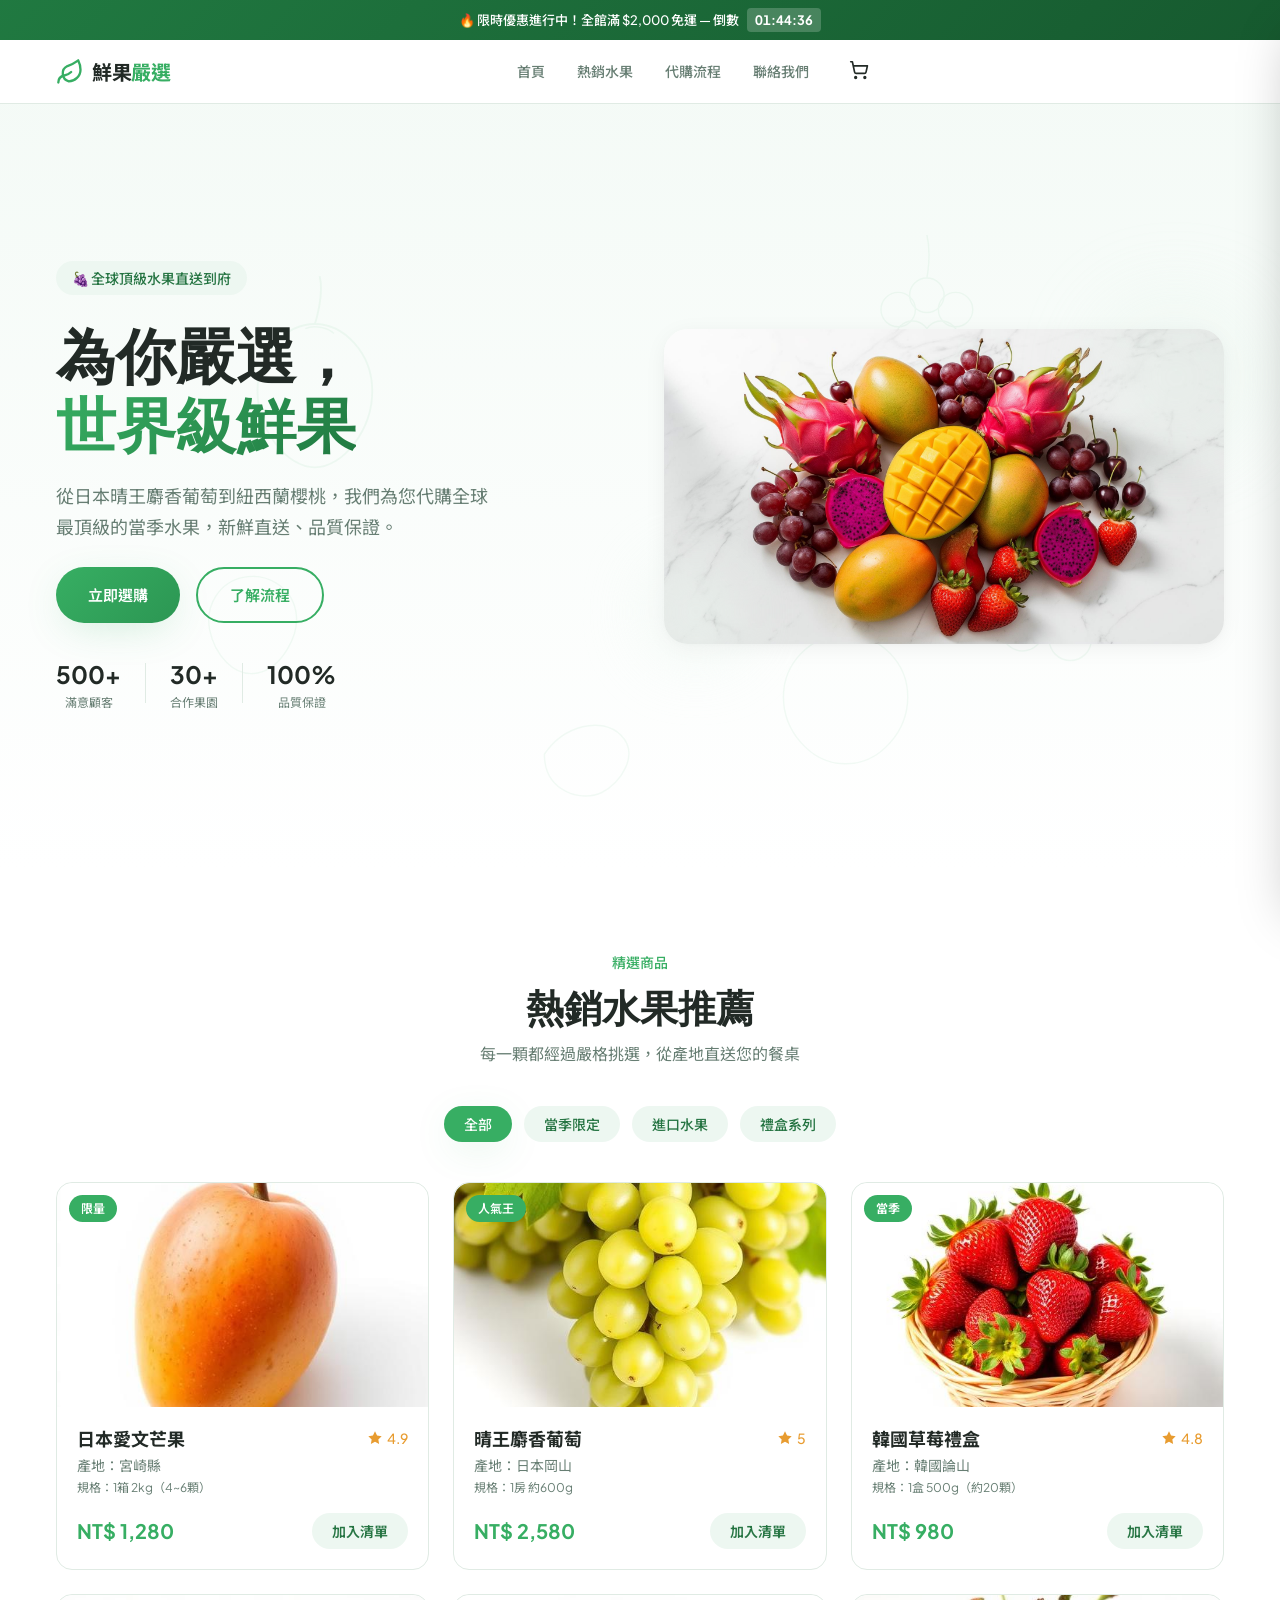
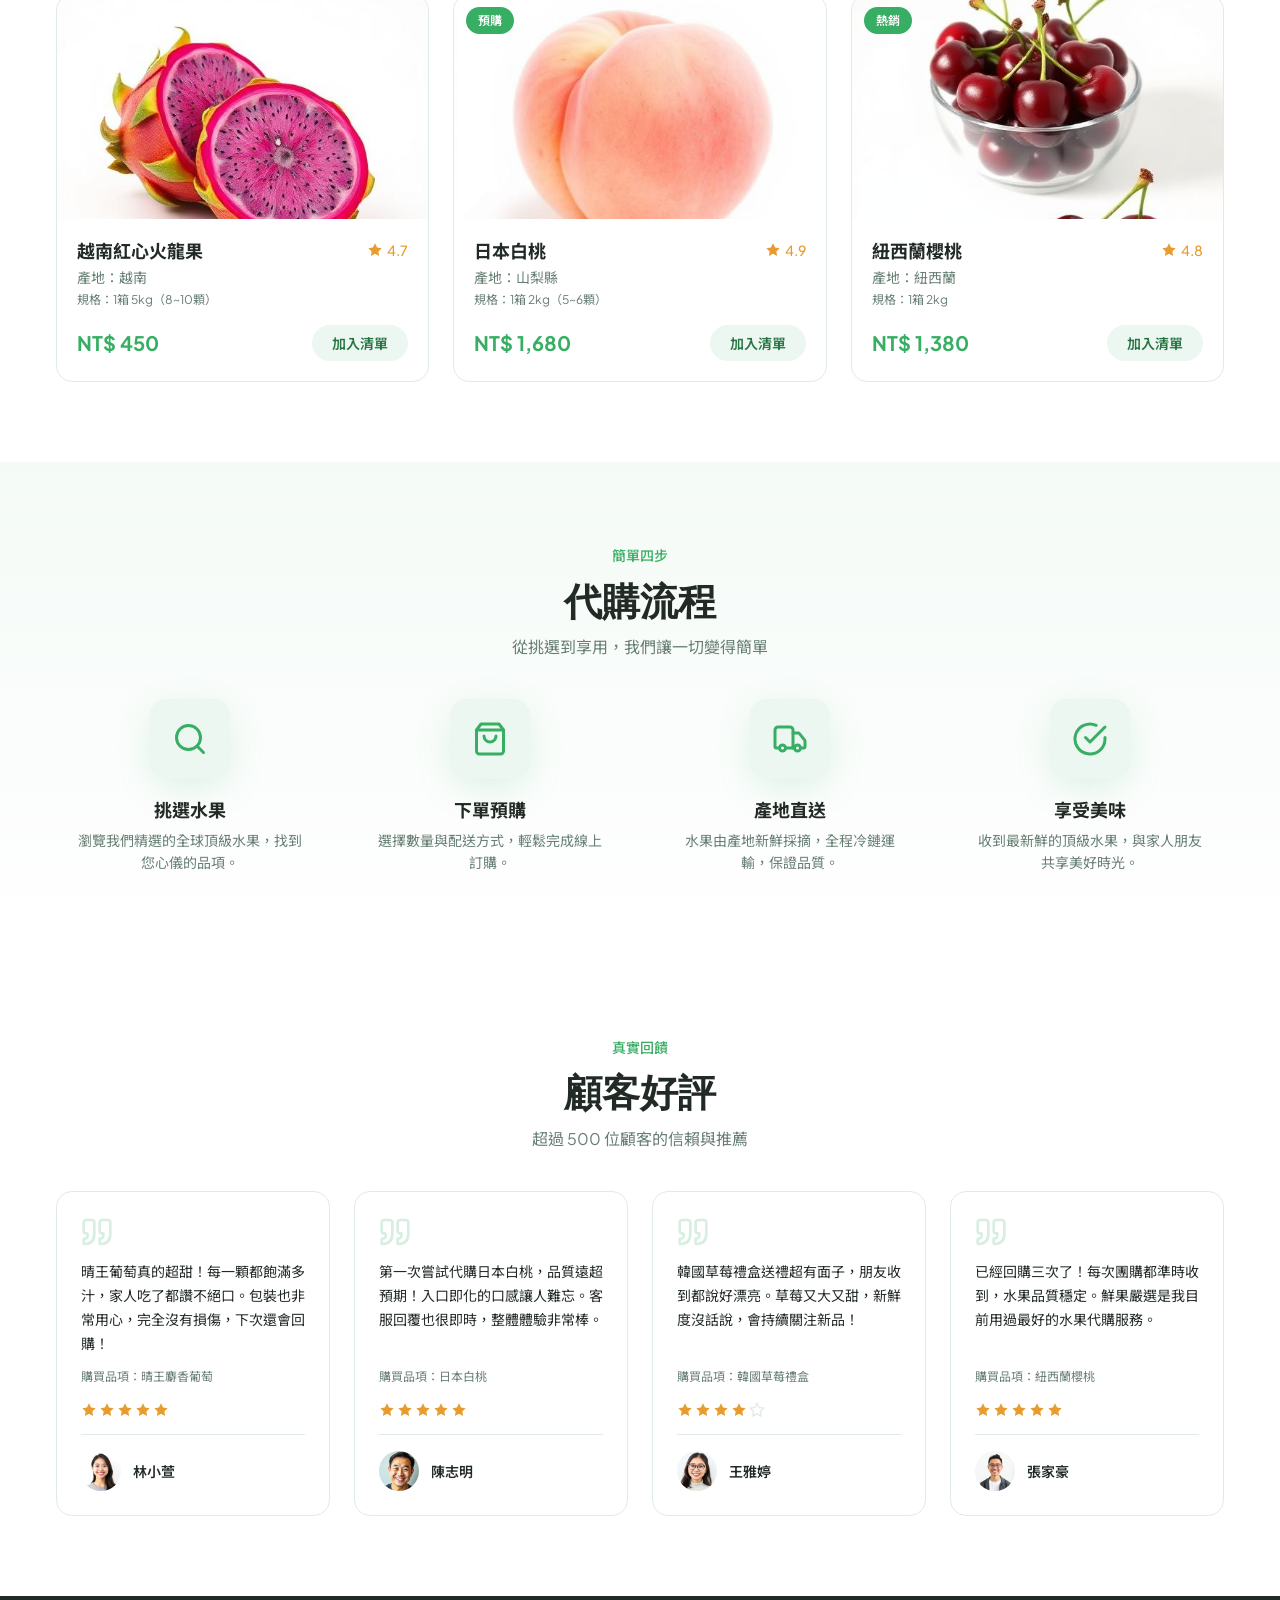
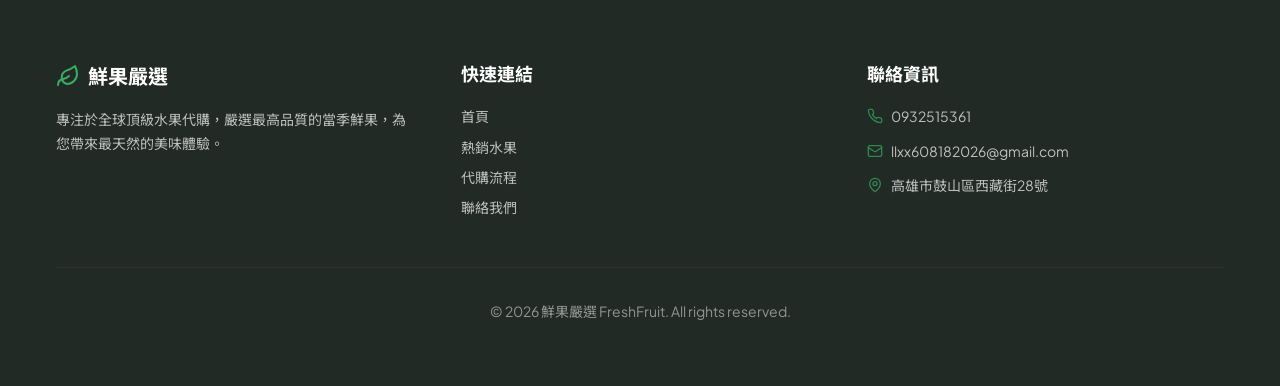
<file: index.html>
<!DOCTYPE html>
<html lang="zh-TW">
<head>
  <meta charset="UTF-8" />
  <meta name="viewport" content="width=device-width, initial-scale=1.0" />
  <title>鮮果嚴選 — 全球頂級水果代購</title>
  <meta name="description" content="從日本晴王麝香葡萄到紐西蘭櫻桃，嚴選全球最頂級的當季水果，新鮮直送、品質保證。" />
  <link rel="icon" href="data:image/svg+xml,<svg xmlns='http://www.w3.org/2000/svg' viewBox='0 0 100 100'><text y='.9em' font-size='90'>🍇</text></svg>" />
  <link rel="stylesheet" href="css/style.css" />
</head>
<body>

  <!-- ═══ 倒數橫幅 ═══ -->
  <div class="countdown-banner" id="countdown-banner">
    🔥 限時優惠進行中！全館滿 $2,000 免運 — 倒數
    <span class="countdown-time" id="countdown-time">00:00:00</span>
  </div>

  <!-- ═══ 導航列 ═══ -->
  <nav class="navbar" id="navbar">
    <div class="container">
      <a href="#hero" class="navbar-brand">
        <svg class="brand-icon" xmlns="http://www.w3.org/2000/svg" width="28" height="28" viewBox="0 0 24 24" fill="none" stroke="currentColor" stroke-width="2" stroke-linecap="round" stroke-linejoin="round"><path d="M11 20A7 7 0 0 1 9.8 6.9C15.5 4.9 17 3.5 19 2c1 2 2 4.5 2 8 0 5.5-4.78 10-10 10Z"/><path d="M2 21c0-3 1.85-5.36 5.08-6C9.5 14.52 12 13 13 12"/></svg>
        <span class="brand-text">鮮果<span>嚴選</span></span>
      </a>

      <!-- 桌面導航 -->
      <div class="navbar-links" id="navbar-links">
        <a href="#hero">首頁</a>
        <a href="#products">熱銷水果</a>
        <a href="#process">代購流程</a>
        <a href="#contact">聯絡我們</a>
        <button class="navbar-cart" onclick="openCart()" aria-label="購物車">
          <svg xmlns="http://www.w3.org/2000/svg" width="20" height="20" viewBox="0 0 24 24" fill="none" stroke="currentColor" stroke-width="2" stroke-linecap="round" stroke-linejoin="round"><circle cx="8" cy="21" r="1"/><circle cx="19" cy="21" r="1"/><path d="M2.05 2.05h2l2.66 12.42a2 2 0 0 0 2 1.58h9.78a2 2 0 0 0 1.95-1.57l1.65-7.43H5.12"/></svg>
          <span class="cart-badge" style="display:none;">0</span>
        </button>
      </div>

      <!-- 手機版 -->
      <div style="display:flex; align-items:center; gap:0.5rem;" class="mobile-controls">
        <button class="navbar-cart" onclick="openCart()" aria-label="購物車" style="display:none;">
          <svg xmlns="http://www.w3.org/2000/svg" width="20" height="20" viewBox="0 0 24 24" fill="none" stroke="currentColor" stroke-width="2" stroke-linecap="round" stroke-linejoin="round"><circle cx="8" cy="21" r="1"/><circle cx="19" cy="21" r="1"/><path d="M2.05 2.05h2l2.66 12.42a2 2 0 0 0 2 1.58h9.78a2 2 0 0 0 1.95-1.57l1.65-7.43H5.12"/></svg>
          <span class="cart-badge" style="display:none;">0</span>
        </button>
        <button class="mobile-menu-btn" id="mobile-menu-btn" aria-label="選單">
          <svg xmlns="http://www.w3.org/2000/svg" width="24" height="24" viewBox="0 0 24 24" fill="none" stroke="currentColor" stroke-width="2" stroke-linecap="round" stroke-linejoin="round"><line x1="4" x2="20" y1="12" y2="12"/><line x1="4" x2="20" y1="6" y2="6"/><line x1="4" x2="20" y1="18" y2="18"/></svg>
        </button>
      </div>
    </div>

    <!-- 手機選單 -->
    <div class="mobile-menu" id="mobile-menu">
      <a href="#hero">首頁</a>
      <a href="#products">熱銷水果</a>
      <a href="#process">代購流程</a>
      <a href="#contact">聯絡我們</a>
    </div>
  </nav>

  <!-- ═══ 主要內容 ═══ -->
  <main style="padding-top: calc(var(--banner-h) + var(--navbar-h));">

    <!-- Hero 區塊 -->
    <section id="hero" class="hero">
      <!-- 水果線條裝飾 -->
      <div class="hero-bg-pattern">
        <svg viewBox="0 0 1200 800" fill="none" xmlns="http://www.w3.org/2000/svg">
          <path d="M200 300c0-40 30-70 60-70s60 30 60 70-30 80-60 80-60-40-60-80z" stroke="hsl(142,52%,45%)" stroke-width="2"/>
          <path d="M260 230c0 0 10-30 5-50" stroke="hsl(142,52%,45%)" stroke-width="2"/>
          <path d="M250 235c10-5 25 0 30 5" stroke="hsl(142,52%,45%)" stroke-width="1.5"/>
          <circle cx="900" cy="200" r="18" stroke="hsl(142,52%,45%)" stroke-width="1.5"/>
          <circle cx="930" cy="215" r="18" stroke="hsl(142,52%,45%)" stroke-width="1.5"/>
          <circle cx="870" cy="215" r="18" stroke="hsl(142,52%,45%)" stroke-width="1.5"/>
          <circle cx="885" cy="245" r="18" stroke="hsl(142,52%,45%)" stroke-width="1.5"/>
          <circle cx="915" cy="245" r="18" stroke="hsl(142,52%,45%)" stroke-width="1.5"/>
          <circle cx="900" cy="270" r="18" stroke="hsl(142,52%,45%)" stroke-width="1.5"/>
          <path d="M900 182c0 0 5-25 0-45" stroke="hsl(142,52%,45%)" stroke-width="1.5"/>
          <path d="M150 550c-5-25 10-50 35-55s50 10 55 35-15 60-40 65-45-20-50-45z" stroke="hsl(142,52%,45%)" stroke-width="1.5"/>
          <circle cx="1000" cy="550" r="22" stroke="hsl(142,52%,45%)" stroke-width="1.5"/>
          <circle cx="1050" cy="560" r="22" stroke="hsl(142,52%,45%)" stroke-width="1.5"/>
          <path d="M1000 528c0 0 15-40 25-50 10-10 25-5 25 5s-15 40-25 50" stroke="hsl(142,52%,45%)" stroke-width="1.5"/>
          <path d="M500 680c20-30 60-40 80-20s0 50-20 60-60 0-60-40z" stroke="hsl(142,52%,45%)" stroke-width="1.5"/>
          <path d="M750 620c0-35 28-65 65-65s65 30 65 65-28 70-65 70-65-35-65-70z" stroke="hsl(142,52%,45%)" stroke-width="1.5"/>
        </svg>
      </div>

      <div class="container">
        <div class="hero-text animate-fade-in-up">
          <span class="hero-subtitle">🍇 全球頂級水果直送到府</span>
          <h1 class="hero-title">
            為你嚴選，<br />
            <span class="text-gradient-green">世界級鮮果</span>
          </h1>
          <p class="hero-desc">
            從日本晴王麝香葡萄到紐西蘭櫻桃，我們為您代購全球最頂級的當季水果，新鮮直送、品質保證。
          </p>
          <div class="hero-actions">
            <a href="#products" class="btn btn-primary">立即選購</a>
            <a href="#process" class="btn btn-outline">了解流程</a>
          </div>
          <div class="hero-stats">
            <div class="hero-stat">
              <p class="hero-stat-value">500+</p>
              <p class="hero-stat-label">滿意顧客</p>
            </div>
            <div class="hero-stat-divider"></div>
            <div class="hero-stat">
              <p class="hero-stat-value">30+</p>
              <p class="hero-stat-label">合作果園</p>
            </div>
            <div class="hero-stat-divider"></div>
            <div class="hero-stat">
              <p class="hero-stat-value">100%</p>
              <p class="hero-stat-label">品質保證</p>
            </div>
          </div>
        </div>

        <div class="hero-image animate-scale-in" style="animation-delay: 0.2s;">
          <img src="assets/hero-fruits.jpg" alt="頂級水果精選" loading="eager" />
          <div class="glow-1"></div>
          <div class="glow-2"></div>
        </div>
      </div>
    </section>

    <!-- 產品展示 -->
    <section id="products" class="section">
      <div class="container">
        <div class="section-header">
          <span class="section-label">精選商品</span>
          <h2 class="section-title">熱銷水果推薦</h2>
          <p class="section-desc">每一顆都經過嚴格挑選，從產地直送您的餐桌</p>
        </div>

        <div class="category-filters" id="category-filters">
          <button class="category-btn active" data-category="全部">全部</button>
          <button class="category-btn" data-category="當季限定">當季限定</button>
          <button class="category-btn" data-category="進口水果">進口水果</button>
          <button class="category-btn" data-category="禮盒系列">禮盒系列</button>
        </div>

        <div class="products-grid" id="products-grid">
          <!-- 由 JS 動態渲染 -->
        </div>
      </div>
    </section>

    <!-- 代購流程 -->
    <section id="process" class="section" style="background: linear-gradient(180deg, var(--green-light), var(--bg));">
      <div class="container">
        <div class="section-header">
          <span class="section-label">簡單四步</span>
          <h2 class="section-title">代購流程</h2>
          <p class="section-desc">從挑選到享用，我們讓一切變得簡單</p>
        </div>

        <div class="process-grid">
          <div class="process-step animate-fade-in-up">
            <div class="process-step-icon">
              <svg xmlns="http://www.w3.org/2000/svg" width="36" height="36" viewBox="0 0 24 24" fill="none" stroke="currentColor" stroke-width="2" stroke-linecap="round" stroke-linejoin="round"><circle cx="11" cy="11" r="8"/><path d="m21 21-4.3-4.3"/></svg>
            </div>
            <h3 class="process-step-title">挑選水果</h3>
            <p class="process-step-desc">瀏覽我們精選的全球頂級水果，找到您心儀的品項。</p>
          </div>
          <div class="process-step animate-fade-in-up" style="animation-delay: 0.15s;">
            <div class="process-step-icon">
              <svg xmlns="http://www.w3.org/2000/svg" width="36" height="36" viewBox="0 0 24 24" fill="none" stroke="currentColor" stroke-width="2" stroke-linecap="round" stroke-linejoin="round"><path d="M6 2 3 6v14a2 2 0 0 0 2 2h14a2 2 0 0 0 2-2V6l-3-4Z"/><path d="M3 6h18"/><path d="M16 10a4 4 0 0 1-8 0"/></svg>
            </div>
            <h3 class="process-step-title">下單預購</h3>
            <p class="process-step-desc">選擇數量與配送方式，輕鬆完成線上訂購。</p>
          </div>
          <div class="process-step animate-fade-in-up" style="animation-delay: 0.3s;">
            <div class="process-step-icon">
              <svg xmlns="http://www.w3.org/2000/svg" width="36" height="36" viewBox="0 0 24 24" fill="none" stroke="currentColor" stroke-width="2" stroke-linecap="round" stroke-linejoin="round"><path d="M14 18V6a2 2 0 0 0-2-2H4a2 2 0 0 0-2 2v11a1 1 0 0 0 1 1h2"/><path d="M15 18H9"/><path d="M19 18h2a1 1 0 0 0 1-1v-3.65a1 1 0 0 0-.22-.624l-3.48-4.35A1 1 0 0 0 17.52 8H14"/><circle cx="17" cy="18" r="2"/><circle cx="7" cy="18" r="2"/></svg>
            </div>
            <h3 class="process-step-title">產地直送</h3>
            <p class="process-step-desc">水果由產地新鮮採摘，全程冷鏈運輸，保證品質。</p>
          </div>
          <div class="process-step animate-fade-in-up" style="animation-delay: 0.45s;">
            <div class="process-step-icon">
              <svg xmlns="http://www.w3.org/2000/svg" width="36" height="36" viewBox="0 0 24 24" fill="none" stroke="currentColor" stroke-width="2" stroke-linecap="round" stroke-linejoin="round"><path d="M22 11.08V12a10 10 0 1 1-5.93-9.14"/><path d="m9 11 3 3L22 4"/></svg>
            </div>
            <h3 class="process-step-title">享受美味</h3>
            <p class="process-step-desc">收到最新鮮的頂級水果，與家人朋友共享美好時光。</p>
          </div>
        </div>
      </div>
    </section>

    <!-- 客戶評價 -->
    <section id="testimonials" class="section">
      <div class="container">
        <div class="section-header">
          <span class="section-label">真實回饋</span>
          <h2 class="section-title">顧客好評</h2>
          <p class="section-desc">超過 500 位顧客的信賴與推薦</p>
        </div>

        <div class="testimonials-grid">
          <!-- 評價 1 -->
          <div class="testimonial-card animate-fade-in-up">
            <svg class="testimonial-quote-icon" xmlns="http://www.w3.org/2000/svg" width="32" height="32" viewBox="0 0 24 24" fill="none" stroke="currentColor" stroke-width="2" stroke-linecap="round" stroke-linejoin="round"><path d="M3 21c3 0 7-1 7-8V5c0-1.25-.756-2.017-2-2H4c-1.25 0-2 .75-2 1.972V11c0 1.25.75 2 2 2 1 0 1 0 1 1v1c0 1-1 2-2 2s-1 .008-1 1.031V20c0 1 0 1 1 1z"/><path d="M15 21c3 0 7-1 7-8V5c0-1.25-.757-2.017-2-2h-4c-1.25 0-2 .75-2 1.972V11c0 1.25.75 2 2 2h.75c0 2.25.25 4-2.75 4v3c0 1 0 1 1 1z"/></svg>
            <p class="testimonial-text">晴王葡萄真的超甜！每一顆都飽滿多汁，家人吃了都讚不絕口。包裝也非常用心，完全沒有損傷，下次還會回購！</p>
            <p class="testimonial-product">購買品項：晴王麝香葡萄</p>
            <div class="testimonial-stars">
              <svg class="star-filled" xmlns="http://www.w3.org/2000/svg" width="16" height="16" viewBox="0 0 24 24" fill="currentColor" stroke="none"><path d="M12 2l3.09 6.26L22 9.27l-5 4.87 1.18 6.88L12 17.77l-6.18 3.25L7 14.14 2 9.27l6.91-1.01L12 2z"/></svg>
              <svg class="star-filled" xmlns="http://www.w3.org/2000/svg" width="16" height="16" viewBox="0 0 24 24" fill="currentColor" stroke="none"><path d="M12 2l3.09 6.26L22 9.27l-5 4.87 1.18 6.88L12 17.77l-6.18 3.25L7 14.14 2 9.27l6.91-1.01L12 2z"/></svg>
              <svg class="star-filled" xmlns="http://www.w3.org/2000/svg" width="16" height="16" viewBox="0 0 24 24" fill="currentColor" stroke="none"><path d="M12 2l3.09 6.26L22 9.27l-5 4.87 1.18 6.88L12 17.77l-6.18 3.25L7 14.14 2 9.27l6.91-1.01L12 2z"/></svg>
              <svg class="star-filled" xmlns="http://www.w3.org/2000/svg" width="16" height="16" viewBox="0 0 24 24" fill="currentColor" stroke="none"><path d="M12 2l3.09 6.26L22 9.27l-5 4.87 1.18 6.88L12 17.77l-6.18 3.25L7 14.14 2 9.27l6.91-1.01L12 2z"/></svg>
              <svg class="star-filled" xmlns="http://www.w3.org/2000/svg" width="16" height="16" viewBox="0 0 24 24" fill="currentColor" stroke="none"><path d="M12 2l3.09 6.26L22 9.27l-5 4.87 1.18 6.88L12 17.77l-6.18 3.25L7 14.14 2 9.27l6.91-1.01L12 2z"/></svg>
            </div>
            <div class="testimonial-author">
              <img src="assets/avatar-1.jpg" alt="林小萱" />
              <span class="testimonial-author-name">林小萱</span>
            </div>
          </div>

          <!-- 評價 2 -->
          <div class="testimonial-card animate-fade-in-up" style="animation-delay: 0.1s;">
            <svg class="testimonial-quote-icon" xmlns="http://www.w3.org/2000/svg" width="32" height="32" viewBox="0 0 24 24" fill="none" stroke="currentColor" stroke-width="2" stroke-linecap="round" stroke-linejoin="round"><path d="M3 21c3 0 7-1 7-8V5c0-1.25-.756-2.017-2-2H4c-1.25 0-2 .75-2 1.972V11c0 1.25.75 2 2 2 1 0 1 0 1 1v1c0 1-1 2-2 2s-1 .008-1 1.031V20c0 1 0 1 1 1z"/><path d="M15 21c3 0 7-1 7-8V5c0-1.25-.757-2.017-2-2h-4c-1.25 0-2 .75-2 1.972V11c0 1.25.75 2 2 2h.75c0 2.25.25 4-2.75 4v3c0 1 0 1 1 1z"/></svg>
            <p class="testimonial-text">第一次嘗試代購日本白桃，品質遠超預期！入口即化的口感讓人難忘。客服回覆也很即時，整體體驗非常棒。</p>
            <p class="testimonial-product">購買品項：日本白桃</p>
            <div class="testimonial-stars">
              <svg class="star-filled" xmlns="http://www.w3.org/2000/svg" width="16" height="16" viewBox="0 0 24 24" fill="currentColor" stroke="none"><path d="M12 2l3.09 6.26L22 9.27l-5 4.87 1.18 6.88L12 17.77l-6.18 3.25L7 14.14 2 9.27l6.91-1.01L12 2z"/></svg>
              <svg class="star-filled" xmlns="http://www.w3.org/2000/svg" width="16" height="16" viewBox="0 0 24 24" fill="currentColor" stroke="none"><path d="M12 2l3.09 6.26L22 9.27l-5 4.87 1.18 6.88L12 17.77l-6.18 3.25L7 14.14 2 9.27l6.91-1.01L12 2z"/></svg>
              <svg class="star-filled" xmlns="http://www.w3.org/2000/svg" width="16" height="16" viewBox="0 0 24 24" fill="currentColor" stroke="none"><path d="M12 2l3.09 6.26L22 9.27l-5 4.87 1.18 6.88L12 17.77l-6.18 3.25L7 14.14 2 9.27l6.91-1.01L12 2z"/></svg>
              <svg class="star-filled" xmlns="http://www.w3.org/2000/svg" width="16" height="16" viewBox="0 0 24 24" fill="currentColor" stroke="none"><path d="M12 2l3.09 6.26L22 9.27l-5 4.87 1.18 6.88L12 17.77l-6.18 3.25L7 14.14 2 9.27l6.91-1.01L12 2z"/></svg>
              <svg class="star-filled" xmlns="http://www.w3.org/2000/svg" width="16" height="16" viewBox="0 0 24 24" fill="currentColor" stroke="none"><path d="M12 2l3.09 6.26L22 9.27l-5 4.87 1.18 6.88L12 17.77l-6.18 3.25L7 14.14 2 9.27l6.91-1.01L12 2z"/></svg>
            </div>
            <div class="testimonial-author">
              <img src="assets/avatar-2.jpg" alt="陳志明" />
              <span class="testimonial-author-name">陳志明</span>
            </div>
          </div>

          <!-- 評價 3 -->
          <div class="testimonial-card animate-fade-in-up" style="animation-delay: 0.2s;">
            <svg class="testimonial-quote-icon" xmlns="http://www.w3.org/2000/svg" width="32" height="32" viewBox="0 0 24 24" fill="none" stroke="currentColor" stroke-width="2" stroke-linecap="round" stroke-linejoin="round"><path d="M3 21c3 0 7-1 7-8V5c0-1.25-.756-2.017-2-2H4c-1.25 0-2 .75-2 1.972V11c0 1.25.75 2 2 2 1 0 1 0 1 1v1c0 1-1 2-2 2s-1 .008-1 1.031V20c0 1 0 1 1 1z"/><path d="M15 21c3 0 7-1 7-8V5c0-1.25-.757-2.017-2-2h-4c-1.25 0-2 .75-2 1.972V11c0 1.25.75 2 2 2h.75c0 2.25.25 4-2.75 4v3c0 1 0 1 1 1z"/></svg>
            <p class="testimonial-text">韓國草莓禮盒送禮超有面子，朋友收到都說好漂亮。草莓又大又甜，新鮮度沒話說，會持續關注新品！</p>
            <p class="testimonial-product">購買品項：韓國草莓禮盒</p>
            <div class="testimonial-stars">
              <svg class="star-filled" xmlns="http://www.w3.org/2000/svg" width="16" height="16" viewBox="0 0 24 24" fill="currentColor" stroke="none"><path d="M12 2l3.09 6.26L22 9.27l-5 4.87 1.18 6.88L12 17.77l-6.18 3.25L7 14.14 2 9.27l6.91-1.01L12 2z"/></svg>
              <svg class="star-filled" xmlns="http://www.w3.org/2000/svg" width="16" height="16" viewBox="0 0 24 24" fill="currentColor" stroke="none"><path d="M12 2l3.09 6.26L22 9.27l-5 4.87 1.18 6.88L12 17.77l-6.18 3.25L7 14.14 2 9.27l6.91-1.01L12 2z"/></svg>
              <svg class="star-filled" xmlns="http://www.w3.org/2000/svg" width="16" height="16" viewBox="0 0 24 24" fill="currentColor" stroke="none"><path d="M12 2l3.09 6.26L22 9.27l-5 4.87 1.18 6.88L12 17.77l-6.18 3.25L7 14.14 2 9.27l6.91-1.01L12 2z"/></svg>
              <svg class="star-filled" xmlns="http://www.w3.org/2000/svg" width="16" height="16" viewBox="0 0 24 24" fill="currentColor" stroke="none"><path d="M12 2l3.09 6.26L22 9.27l-5 4.87 1.18 6.88L12 17.77l-6.18 3.25L7 14.14 2 9.27l6.91-1.01L12 2z"/></svg>
              <svg class="star-empty" xmlns="http://www.w3.org/2000/svg" width="16" height="16" viewBox="0 0 24 24" fill="none" stroke="currentColor" stroke-width="2"><path d="M12 2l3.09 6.26L22 9.27l-5 4.87 1.18 6.88L12 17.77l-6.18 3.25L7 14.14 2 9.27l6.91-1.01L12 2z"/></svg>
            </div>
            <div class="testimonial-author">
              <img src="assets/avatar-3.jpg" alt="王雅婷" />
              <span class="testimonial-author-name">王雅婷</span>
            </div>
          </div>

          <!-- 評價 4 -->
          <div class="testimonial-card animate-fade-in-up" style="animation-delay: 0.3s;">
            <svg class="testimonial-quote-icon" xmlns="http://www.w3.org/2000/svg" width="32" height="32" viewBox="0 0 24 24" fill="none" stroke="currentColor" stroke-width="2" stroke-linecap="round" stroke-linejoin="round"><path d="M3 21c3 0 7-1 7-8V5c0-1.25-.756-2.017-2-2H4c-1.25 0-2 .75-2 1.972V11c0 1.25.75 2 2 2 1 0 1 0 1 1v1c0 1-1 2-2 2s-1 .008-1 1.031V20c0 1 0 1 1 1z"/><path d="M15 21c3 0 7-1 7-8V5c0-1.25-.757-2.017-2-2h-4c-1.25 0-2 .75-2 1.972V11c0 1.25.75 2 2 2h.75c0 2.25.25 4-2.75 4v3c0 1 0 1 1 1z"/></svg>
            <p class="testimonial-text">已經回購三次了！每次團購都準時收到，水果品質穩定。鮮果嚴選是我目前用過最好的水果代購服務。</p>
            <p class="testimonial-product">購買品項：紐西蘭櫻桃</p>
            <div class="testimonial-stars">
              <svg class="star-filled" xmlns="http://www.w3.org/2000/svg" width="16" height="16" viewBox="0 0 24 24" fill="currentColor" stroke="none"><path d="M12 2l3.09 6.26L22 9.27l-5 4.87 1.18 6.88L12 17.77l-6.18 3.25L7 14.14 2 9.27l6.91-1.01L12 2z"/></svg>
              <svg class="star-filled" xmlns="http://www.w3.org/2000/svg" width="16" height="16" viewBox="0 0 24 24" fill="currentColor" stroke="none"><path d="M12 2l3.09 6.26L22 9.27l-5 4.87 1.18 6.88L12 17.77l-6.18 3.25L7 14.14 2 9.27l6.91-1.01L12 2z"/></svg>
              <svg class="star-filled" xmlns="http://www.w3.org/2000/svg" width="16" height="16" viewBox="0 0 24 24" fill="currentColor" stroke="none"><path d="M12 2l3.09 6.26L22 9.27l-5 4.87 1.18 6.88L12 17.77l-6.18 3.25L7 14.14 2 9.27l6.91-1.01L12 2z"/></svg>
              <svg class="star-filled" xmlns="http://www.w3.org/2000/svg" width="16" height="16" viewBox="0 0 24 24" fill="currentColor" stroke="none"><path d="M12 2l3.09 6.26L22 9.27l-5 4.87 1.18 6.88L12 17.77l-6.18 3.25L7 14.14 2 9.27l6.91-1.01L12 2z"/></svg>
              <svg class="star-filled" xmlns="http://www.w3.org/2000/svg" width="16" height="16" viewBox="0 0 24 24" fill="currentColor" stroke="none"><path d="M12 2l3.09 6.26L22 9.27l-5 4.87 1.18 6.88L12 17.77l-6.18 3.25L7 14.14 2 9.27l6.91-1.01L12 2z"/></svg>
            </div>
            <div class="testimonial-author">
              <img src="assets/avatar-4.jpg" alt="張家豪" />
              <span class="testimonial-author-name">張家豪</span>
            </div>
          </div>
        </div>
      </div>
    </section>

    <!-- 頁尾 -->
    <footer id="contact" class="footer">
      <div class="container">
        <div class="footer-grid">
          <div>
            <div class="footer-brand">
              <svg xmlns="http://www.w3.org/2000/svg" width="24" height="24" viewBox="0 0 24 24" fill="none" stroke="currentColor" stroke-width="2" stroke-linecap="round" stroke-linejoin="round"><path d="M11 20A7 7 0 0 1 9.8 6.9C15.5 4.9 17 3.5 19 2c1 2 2 4.5 2 8 0 5.5-4.78 10-10 10Z"/><path d="M2 21c0-3 1.85-5.36 5.08-6C9.5 14.52 12 13 13 12"/></svg>
              <span>鮮果嚴選</span>
            </div>
            <p class="footer-desc">專注於全球頂級水果代購，嚴選最高品質的當季鮮果，為您帶來最天然的美味體驗。</p>
          </div>

          <div>
            <h4>快速連結</h4>
            <div class="footer-links">
              <a href="#hero">首頁</a>
              <a href="#products">熱銷水果</a>
              <a href="#process">代購流程</a>
              <a href="#contact">聯絡我們</a>
            </div>
          </div>

          <div>
            <h4>聯絡資訊</h4>
            <div class="footer-contact">
              <div class="footer-contact-item">
                <svg xmlns="http://www.w3.org/2000/svg" width="16" height="16" viewBox="0 0 24 24" fill="none" stroke="currentColor" stroke-width="2" stroke-linecap="round" stroke-linejoin="round"><path d="M22 16.92v3a2 2 0 0 1-2.18 2 19.79 19.79 0 0 1-8.63-3.07 19.5 19.5 0 0 1-6-6 19.79 19.79 0 0 1-3.07-8.67A2 2 0 0 1 4.11 2h3a2 2 0 0 1 2 1.72 12.84 12.84 0 0 0 .7 2.81 2 2 0 0 1-.45 2.11L8.09 9.91a16 16 0 0 0 6 6l1.27-1.27a2 2 0 0 1 2.11-.45 12.84 12.84 0 0 0 2.81.7A2 2 0 0 1 22 16.92z"/></svg>
                <span>0932515361</span>
              </div>
              <div class="footer-contact-item">
                <svg xmlns="http://www.w3.org/2000/svg" width="16" height="16" viewBox="0 0 24 24" fill="none" stroke="currentColor" stroke-width="2" stroke-linecap="round" stroke-linejoin="round"><rect width="20" height="16" x="2" y="4" rx="2"/><path d="m22 7-8.97 5.7a1.94 1.94 0 0 1-2.06 0L2 7"/></svg>
                <span>llxx608182026@gmail.com</span>
              </div>
              <div class="footer-contact-item">
                <svg xmlns="http://www.w3.org/2000/svg" width="16" height="16" viewBox="0 0 24 24" fill="none" stroke="currentColor" stroke-width="2" stroke-linecap="round" stroke-linejoin="round"><path d="M20 10c0 6-8 12-8 12s-8-6-8-12a8 8 0 0 1 16 0Z"/><circle cx="12" cy="10" r="3"/></svg>
                <span>高雄市鼓山區西藏街28號</span>
              </div>
            </div>
          </div>
        </div>

        <div class="footer-bottom">
          © 2026 鮮果嚴選 FreshFruit. All rights reserved.
        </div>
      </div>
    </footer>
  </main>

  <!-- ═══ 購物車側邊欄 ═══ -->
  <div class="cart-overlay" id="cart-overlay"></div>
  <aside class="cart-sidebar" id="cart-sidebar">
    <div class="cart-header">
      <h2 class="cart-title">🛒 購物清單</h2>
      <button class="cart-close" onclick="closeCart()" aria-label="關閉">
        <svg xmlns="http://www.w3.org/2000/svg" width="20" height="20" viewBox="0 0 24 24" fill="none" stroke="currentColor" stroke-width="2" stroke-linecap="round" stroke-linejoin="round"><path d="M18 6 6 18"/><path d="m6 6 12 12"/></svg>
      </button>
    </div>
    <div class="cart-items" id="cart-items">
      <div class="cart-empty">🛒 購物車是空的，快去選購水果吧！</div>
    </div>
    <div class="cart-footer">
      <div class="cart-total">
        <span class="cart-total-label">合計</span>
        <span class="cart-total-price" id="cart-total-price">NT$ 0</span>
      </div>
      <button class="btn btn-primary btn-block" id="cart-checkout-btn" onclick="openCheckout()" disabled>前往結帳</button>
    </div>
  </aside>

  <!-- ═══ 結帳對話框 ═══ -->
  <div class="dialog-overlay" id="checkout-overlay">
    <div class="dialog">
      <div class="dialog-header">
        <h3 class="dialog-title">結帳資訊</h3>
        <p class="dialog-desc">請填寫以下資料，我們將透過 LINE 與您確認代購詳情</p>
      </div>

      <div class="order-summary" id="order-summary">
        <!-- 由 JS 渲染 -->
      </div>

      <form id="checkout-form">
        <div class="form-group">
          <input type="text" id="checkout-name" class="form-input" placeholder="姓名" />
          <p class="form-error"></p>
        </div>
        <div class="form-group">
          <input type="tel" id="checkout-phone" class="form-input" placeholder="電話（僅限數字）" />
          <p class="form-error"></p>
        </div>
        <div class="form-group">
          <input type="text" id="checkout-address" class="form-input" placeholder="收件地址" />
          <p class="form-error"></p>
        </div>
        <div class="form-group">
          <input type="text" id="checkout-line" class="form-input" placeholder="LINE ID" />
          <p class="form-error"></p>
        </div>
        <button type="submit" class="btn btn-primary btn-block" style="margin-top:0.5rem;">確認送出訂單</button>
      </form>

      <button style="margin-top:0.75rem; width:100%; text-align:center; font-size:0.875rem; color:var(--muted-fg); cursor:pointer; background:none; border:none; font-family:inherit;" onclick="closeCheckout()">取消</button>
    </div>
  </div>

  <!-- ═══ Scripts ═══ -->
  <script src="js/products.js"></script>
  <script src="js/cart.js"></script>
  <script src="js/checkout.js"></script>
  <script src="js/main.js"></script>

</body>
</html>
</file>
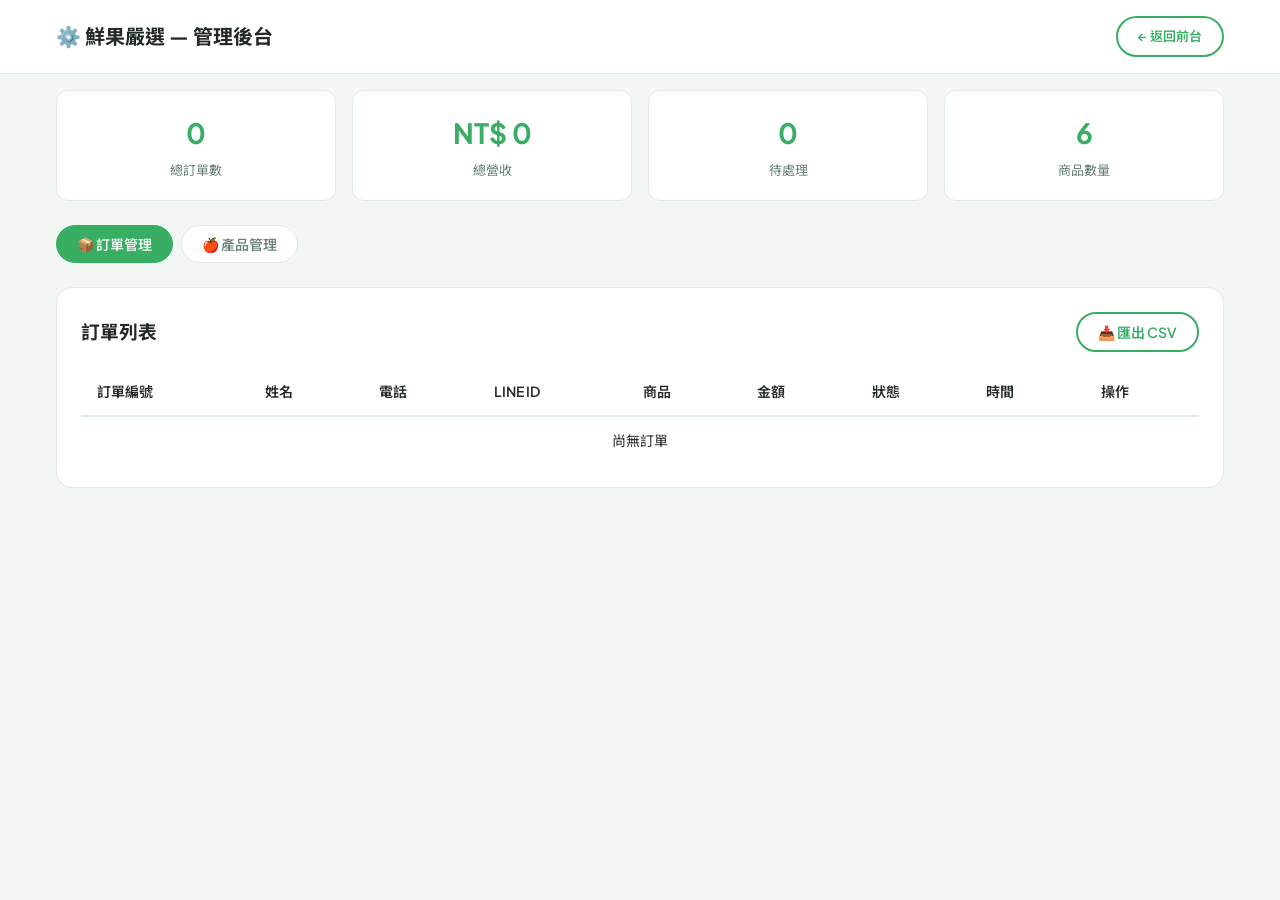
<file: admin-f8x2k9.html>
<!DOCTYPE html>
<html lang="zh-TW">
<head>
  <meta charset="UTF-8" />
  <meta name="viewport" content="width=device-width, initial-scale=1.0" />
  <title>管理後台 — 鮮果嚴選</title>
  <link rel="icon" href="data:image/svg+xml,<svg xmlns='http://www.w3.org/2000/svg' viewBox='0 0 100 100'><text y='.9em' font-size='90'>⚙️</text></svg>" />
  <link rel="stylesheet" href="css/style.css" />
  <style>
    /* 管理後台專用樣式 */
    .admin-layout {
      min-height: 100vh;
      background: var(--muted);
    }
    .admin-header {
      background: var(--bg);
      border-bottom: 1px solid var(--border);
      padding: 1rem 0;
      position: sticky;
      top: 0;
      z-index: 10;
    }
    .admin-header .container {
      display: flex;
      align-items: center;
      justify-content: space-between;
    }
    .admin-title {
      font-size: 1.25rem;
      font-weight: 700;
      color: var(--fg);
      font-family: var(--font-body);
      display: flex;
      align-items: center;
      gap: 0.5rem;
    }
    .admin-tabs {
      display: flex;
      gap: 0.5rem;
      margin: 1.5rem 0;
    }
    .admin-tab {
      padding: 0.5rem 1.25rem;
      border-radius: var(--radius-full);
      font-size: 0.875rem;
      font-weight: 500;
      cursor: pointer;
      transition: all var(--transition-fast);
      background: var(--bg);
      color: var(--muted-fg);
      border: 1px solid var(--border);
    }
    .admin-tab.active {
      background: var(--primary);
      color: var(--primary-fg);
      border-color: var(--primary);
    }
    .admin-tab:hover:not(.active) {
      background: var(--secondary);
    }
    .admin-card {
      background: var(--bg);
      border: 1px solid var(--border);
      border-radius: var(--radius-2xl);
      padding: 1.5rem;
      margin-bottom: 1rem;
    }
    .admin-table {
      width: 100%;
      border-collapse: collapse;
      font-size: 0.875rem;
    }
    .admin-table th {
      text-align: left;
      padding: 0.75rem 1rem;
      border-bottom: 2px solid var(--border);
      font-weight: 600;
      color: var(--fg);
      white-space: nowrap;
    }
    .admin-table td {
      padding: 0.75rem 1rem;
      border-bottom: 1px solid var(--border);
      color: var(--fg);
      vertical-align: middle;
    }
    .admin-table tr:last-child td {
      border-bottom: none;
    }
    .admin-table tr:hover td {
      background: var(--muted);
    }
    .admin-table img {
      width: 3rem;
      height: 3rem;
      object-fit: cover;
      border-radius: 0.5rem;
    }
    .status-badge {
      display: inline-block;
      padding: 0.25rem 0.75rem;
      border-radius: var(--radius-full);
      font-size: 0.75rem;
      font-weight: 600;
    }
    .status-pending {
      background: hsl(45, 90%, 90%);
      color: hsl(45, 80%, 30%);
    }
    .status-confirmed {
      background: hsl(210, 80%, 90%);
      color: hsl(210, 70%, 30%);
    }
    .status-shipped {
      background: hsl(142, 40%, 90%);
      color: hsl(142, 50%, 30%);
    }
    .status-done {
      background: var(--secondary);
      color: var(--secondary-fg);
    }
    .admin-stats {
      display: grid;
      grid-template-columns: repeat(4, 1fr);
      gap: 1rem;
      margin-bottom: 1.5rem;
    }
    .admin-stat-card {
      background: var(--bg);
      border: 1px solid var(--border);
      border-radius: var(--radius);
      padding: 1.25rem;
      text-align: center;
    }
    .admin-stat-value {
      font-size: 1.75rem;
      font-weight: 700;
      color: var(--primary);
    }
    .admin-stat-label {
      font-size: 0.8125rem;
      color: var(--muted-fg);
      margin-top: 0.25rem;
    }
    .admin-actions {
      display: flex;
      gap: 0.5rem;
    }
    .admin-btn {
      padding: 0.375rem 0.75rem;
      border-radius: 0.375rem;
      font-size: 0.75rem;
      font-weight: 500;
      cursor: pointer;
      transition: all var(--transition-fast);
      border: 1px solid var(--border);
      background: var(--bg);
      color: var(--fg);
    }
    .admin-btn:hover {
      background: var(--secondary);
    }
    .admin-btn-danger {
      color: var(--destructive);
      border-color: var(--destructive);
    }
    .admin-btn-danger:hover {
      background: hsl(0, 84%, 95%);
    }
    .export-btn {
      margin-left: auto;
    }
    .admin-empty {
      text-align: center;
      padding: 3rem;
      color: var(--muted-fg);
    }
    @media (max-width: 768px) {
      .admin-stats {
        grid-template-columns: repeat(2, 1fr);
      }
      .admin-table {
        font-size: 0.75rem;
      }
      .admin-table th, .admin-table td {
        padding: 0.5rem;
      }
    }
  </style>
</head>
<body>

  <div class="admin-layout">
    <!-- 頂部 -->
    <div class="admin-header">
      <div class="container">
        <div class="admin-title">
          ⚙️ 鮮果嚴選 — 管理後台
        </div>
        <a href="index.html" class="btn btn-sm btn-outline" style="font-size:0.8125rem;">← 返回前台</a>
      </div>
    </div>

    <div class="container" style="padding-top: 1rem; padding-bottom: 3rem;">

      <!-- 統計卡片 -->
      <div class="admin-stats" id="admin-stats">
        <!-- 由 JS 渲染 -->
      </div>

      <!-- 分頁 -->
      <div class="admin-tabs">
        <button class="admin-tab active" data-tab="orders" onclick="switchTab('orders')">📦 訂單管理</button>
        <button class="admin-tab" data-tab="products" onclick="switchTab('products')">🍎 產品管理</button>
      </div>

      <!-- 訂單管理 -->
      <div id="tab-orders" class="admin-card">
        <div style="display:flex; align-items:center; justify-content:space-between; margin-bottom:1rem;">
          <h3 style="font-weight:700; font-family:var(--font-body);">訂單列表</h3>
          <button class="btn btn-sm btn-outline export-btn" onclick="exportOrdersCSV()">📥 匯出 CSV</button>
        </div>
        <div style="overflow-x:auto;">
          <table class="admin-table" id="orders-table">
            <thead>
              <tr>
                <th>訂單編號</th>
                <th>姓名</th>
                <th>電話</th>
                <th>LINE ID</th>
                <th>商品</th>
                <th>金額</th>
                <th>狀態</th>
                <th>時間</th>
                <th>操作</th>
              </tr>
            </thead>
            <tbody id="orders-tbody">
            </tbody>
          </table>
        </div>
      </div>

      <!-- 產品管理 -->
      <div id="tab-products" class="admin-card" style="display:none;">
        <h3 style="font-weight:700; font-family:var(--font-body); margin-bottom:1rem;">產品列表</h3>
        <p style="font-size:0.8125rem; color:var(--muted-fg); margin-bottom:1rem;">
          💡 產品資料儲存在 <code>js/products.js</code> 中，直接編輯該檔案即可新增/修改產品。<br />
          以下表格為目前的產品概覽：
        </p>
        <div style="overflow-x:auto;">
          <table class="admin-table" id="products-table">
            <thead>
              <tr>
                <th>圖片</th>
                <th>名稱</th>
                <th>產地</th>
                <th>規格</th>
                <th>價格</th>
                <th>評分</th>
                <th>庫存</th>
                <th>分類</th>
                <th>標籤</th>
              </tr>
            </thead>
            <tbody id="products-tbody">
            </tbody>
          </table>
        </div>
      </div>

    </div>
  </div>

  <script src="js/products.js"></script>
  <script>
    /* ── 分頁切換 ──────────────────────── */
    function switchTab(tab) {
      document.querySelectorAll('.admin-tab').forEach(t => t.classList.remove('active'));
      document.querySelector(`.admin-tab[data-tab="${tab}"]`).classList.add('active');
      document.getElementById('tab-orders').style.display = tab === 'orders' ? 'block' : 'none';
      document.getElementById('tab-products').style.display = tab === 'products' ? 'block' : 'none';
    }

    /* ── 取得訂單 ──────────────────────── */
    function getOrders() {
      try {
        return JSON.parse(localStorage.getItem('freshfruit_orders') || '[]');
      } catch {
        return [];
      }
    }

    /* ── 渲染統計 ──────────────────────── */
    function renderStats() {
      const orders = getOrders();
      const totalOrders = orders.length;
      const totalRevenue = orders.reduce((s, o) => s + (o.totalPrice || 0), 0);
      const pending = orders.filter(o => o.status === '待處理').length;
      const totalProducts = products.length;

      document.getElementById('admin-stats').innerHTML = `
        <div class="admin-stat-card">
          <div class="admin-stat-value">${totalOrders}</div>
          <div class="admin-stat-label">總訂單數</div>
        </div>
        <div class="admin-stat-card">
          <div class="admin-stat-value">NT$ ${totalRevenue.toLocaleString()}</div>
          <div class="admin-stat-label">總營收</div>
        </div>
        <div class="admin-stat-card">
          <div class="admin-stat-value">${pending}</div>
          <div class="admin-stat-label">待處理</div>
        </div>
        <div class="admin-stat-card">
          <div class="admin-stat-value">${totalProducts}</div>
          <div class="admin-stat-label">商品數量</div>
        </div>
      `;
    }

    /* ── 渲染訂單 ──────────────────────── */
    function renderOrders() {
      const orders = getOrders();
      const tbody = document.getElementById('orders-tbody');

      if (orders.length === 0) {
        tbody.innerHTML = '<tr><td colspan="9" class="admin-empty">尚無訂單</td></tr>';
        return;
      }

      const statusMap = {
        '待處理': 'status-pending',
        '已確認': 'status-confirmed',
        '已出貨': 'status-shipped',
        '已完成': 'status-done',
      };

      tbody.innerHTML = orders.sort((a, b) => new Date(b.createdAt) - new Date(a.createdAt)).map((o, i) => {
        const itemsStr = (o.items || []).map(it => `${it.name}×${it.quantity}`).join(', ');
        const date = new Date(o.createdAt).toLocaleString('zh-TW');
        const statusClass = statusMap[o.status] || 'status-pending';
        return `
          <tr>
            <td><code style="font-size:0.75rem;">${o.orderNumber || '-'}</code></td>
            <td>${o.name || '-'}</td>
            <td>${o.phone || '-'}</td>
            <td>${o.lineId || '-'}</td>
            <td style="max-width:12rem; overflow:hidden; text-overflow:ellipsis; white-space:nowrap;">${itemsStr}</td>
            <td style="font-weight:600; color:var(--primary);">NT$ ${(o.totalPrice || 0).toLocaleString()}</td>
            <td><span class="status-badge ${statusClass}">${o.status || '待處理'}</span></td>
            <td style="font-size:0.75rem; white-space:nowrap;">${date}</td>
            <td>
              <div class="admin-actions">
                <button class="admin-btn" onclick="updateOrderStatus(${i})">更新狀態</button>
                <button class="admin-btn admin-btn-danger" onclick="deleteOrder(${i})">刪除</button>
              </div>
            </td>
          </tr>
        `;
      }).join('');
    }

    /* ── 更新訂單狀態 ──────────────────── */
    function updateOrderStatus(index) {
      const orders = getOrders();
      const statuses = ['待處理', '已確認', '已出貨', '已完成'];
      const current = statuses.indexOf(orders[index].status);
      const next = (current + 1) % statuses.length;
      orders[index].status = statuses[next];
      localStorage.setItem('freshfruit_orders', JSON.stringify(orders));
      renderOrders();
      renderStats();
    }

    /* ── 刪除訂單 ──────────────────────── */
    function deleteOrder(index) {
      if (!confirm('確定要刪除此訂單嗎？')) return;
      const orders = getOrders();
      orders.splice(index, 1);
      localStorage.setItem('freshfruit_orders', JSON.stringify(orders));
      renderOrders();
      renderStats();
    }

    /* ── 匯出 CSV ──────────────────────── */
    function exportOrdersCSV() {
      const orders = getOrders();
      if (orders.length === 0) {
        alert('沒有訂單可匯出');
        return;
      }

      const headers = ['訂單編號', '姓名', '電話', 'LINE ID', '地址', '商品明細', '金額', '狀態', '建立時間'];
      const rows = orders.map(o => [
        o.orderNumber || '',
        o.name || '',
        o.phone || '',
        o.lineId || '',
        o.address || '',
        (o.items || []).map(it => `${it.name}×${it.quantity}`).join(' / '),
        o.totalPrice || 0,
        o.status || '待處理',
        o.createdAt || '',
      ]);

      const BOM = '\uFEFF';
      const csv = BOM + [headers, ...rows].map(row =>
        row.map(cell => `"${String(cell).replace(/"/g, '""')}"`).join(',')
      ).join('\n');

      const blob = new Blob([csv], { type: 'text/csv;charset=utf-8;' });
      const url = URL.createObjectURL(blob);
      const link = document.createElement('a');
      link.href = url;
      link.download = `orders_${new Date().toISOString().slice(0, 10)}.csv`;
      link.click();
      URL.revokeObjectURL(url);
    }

    /* ── 渲染產品 ──────────────────────── */
    function renderProducts() {
      const tbody = document.getElementById('products-tbody');
      tbody.innerHTML = products.map(p => `
        <tr>
          <td><img src="${p.image}" alt="${p.name}" /></td>
          <td style="font-weight:600;">${p.name}</td>
          <td>${p.origin}</td>
          <td>${p.spec}</td>
          <td style="font-weight:600; color:var(--primary);">${p.priceLabel}</td>
          <td>${p.rating}</td>
          <td>${p.stock}</td>
          <td>${p.category.join(', ')}</td>
          <td>${p.tag ? `<span class="badge badge-primary">${p.tag}</span>` : '-'}</td>
        </tr>
      `).join('');
    }

    /* ── 初始化 ──────────────────────── */
    document.addEventListener('DOMContentLoaded', async () => {
      await fetchProducts();
      renderStats();
      renderOrders();
      renderProducts();
    });
  </script>

</body>
</html>
</file>
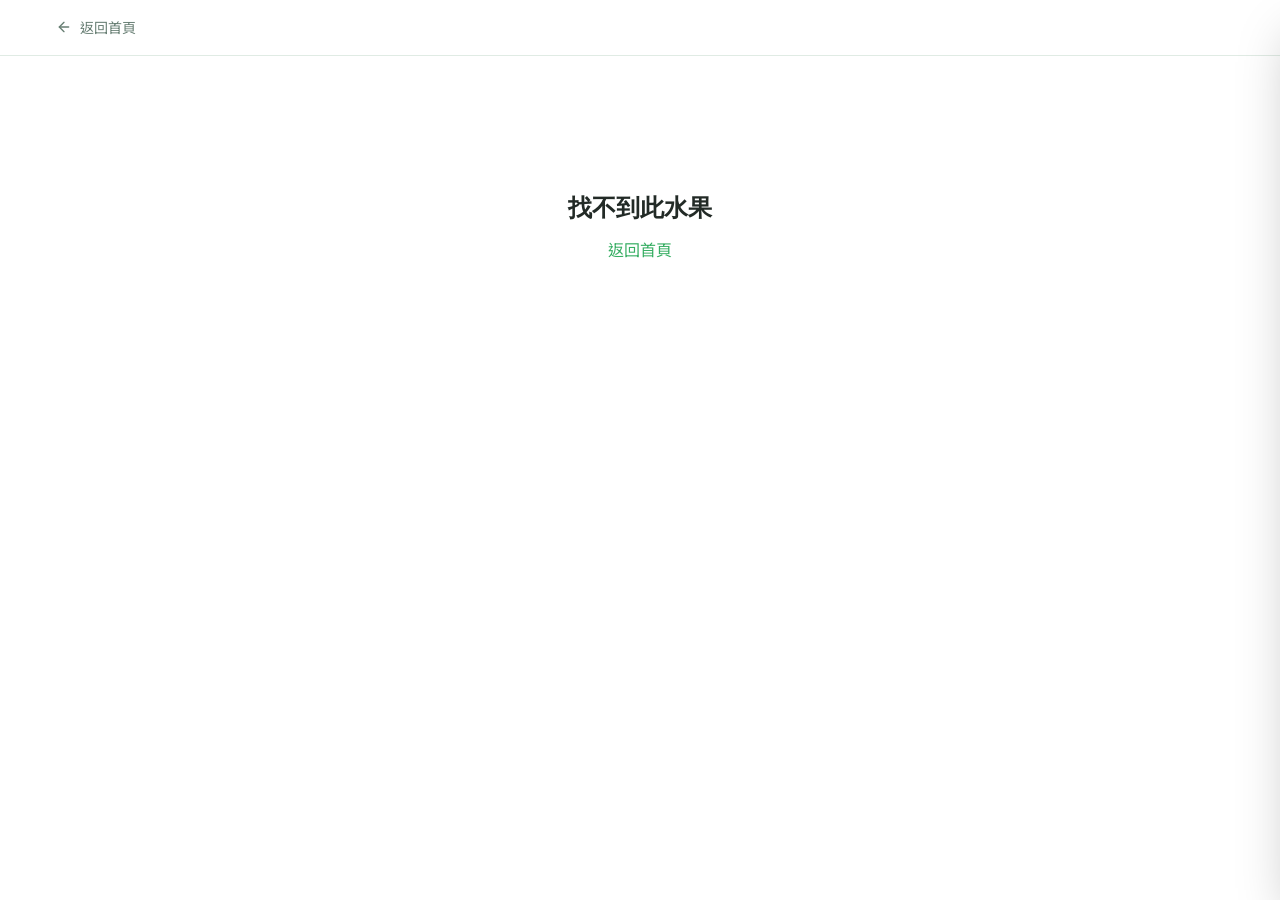
<file: fruit-detail.html>
<!DOCTYPE html>
<html lang="zh-TW">
<head>
  <meta charset="UTF-8" />
  <meta name="viewport" content="width=device-width, initial-scale=1.0" />
  <title>水果詳情 — 鮮果嚴選</title>
  <meta name="description" content="鮮果嚴選 — 全球頂級水果代購" />
  <link rel="icon" href="data:image/svg+xml,<svg xmlns='http://www.w3.org/2000/svg' viewBox='0 0 100 100'><text y='.9em' font-size='90'>🍇</text></svg>" />
  <link rel="stylesheet" href="css/style.css" />
</head>
<body>

  <!-- 頂部導航列 -->
  <div class="detail-topbar">
    <div class="container">
      <a href="index.html" class="detail-back">
        <svg xmlns="http://www.w3.org/2000/svg" width="16" height="16" viewBox="0 0 24 24" fill="none" stroke="currentColor" stroke-width="2" stroke-linecap="round" stroke-linejoin="round"><path d="m12 19-7-7 7-7"/><path d="M19 12H5"/></svg>
        返回首頁
      </a>
    </div>
  </div>

  <!-- 主要內容 -->
  <div class="container" style="padding-top: 2.5rem; padding-bottom: 2.5rem;">
    <div id="detail-content">
      <div style="text-align:center; padding:6rem 2rem;">
        <p style="color:var(--muted-fg);">載入中...</p>
      </div>
    </div>
  </div>

  <!-- 購物車側邊欄 -->
  <div class="cart-overlay" id="cart-overlay"></div>
  <aside class="cart-sidebar" id="cart-sidebar">
    <div class="cart-header">
      <h2 class="cart-title">🛒 購物清單</h2>
      <button class="cart-close" onclick="closeCart()" aria-label="關閉">
        <svg xmlns="http://www.w3.org/2000/svg" width="20" height="20" viewBox="0 0 24 24" fill="none" stroke="currentColor" stroke-width="2" stroke-linecap="round" stroke-linejoin="round"><path d="M18 6 6 18"/><path d="m6 6 12 12"/></svg>
      </button>
    </div>
    <div class="cart-items" id="cart-items">
      <div class="cart-empty">🛒 購物車是空的，快去選購水果吧！</div>
    </div>
    <div class="cart-footer">
      <div class="cart-total">
        <span class="cart-total-label">合計</span>
        <span class="cart-total-price" id="cart-total-price">NT$ 0</span>
      </div>
      <a href="index.html" class="btn btn-primary btn-block" style="text-decoration:none; text-align:center;">回首頁結帳</a>
    </div>
  </aside>

  <!-- Scripts -->
  <script src="js/products.js"></script>
  <script src="js/cart.js"></script>
  <script src="js/detail.js"></script>

</body>
</html>
</file>
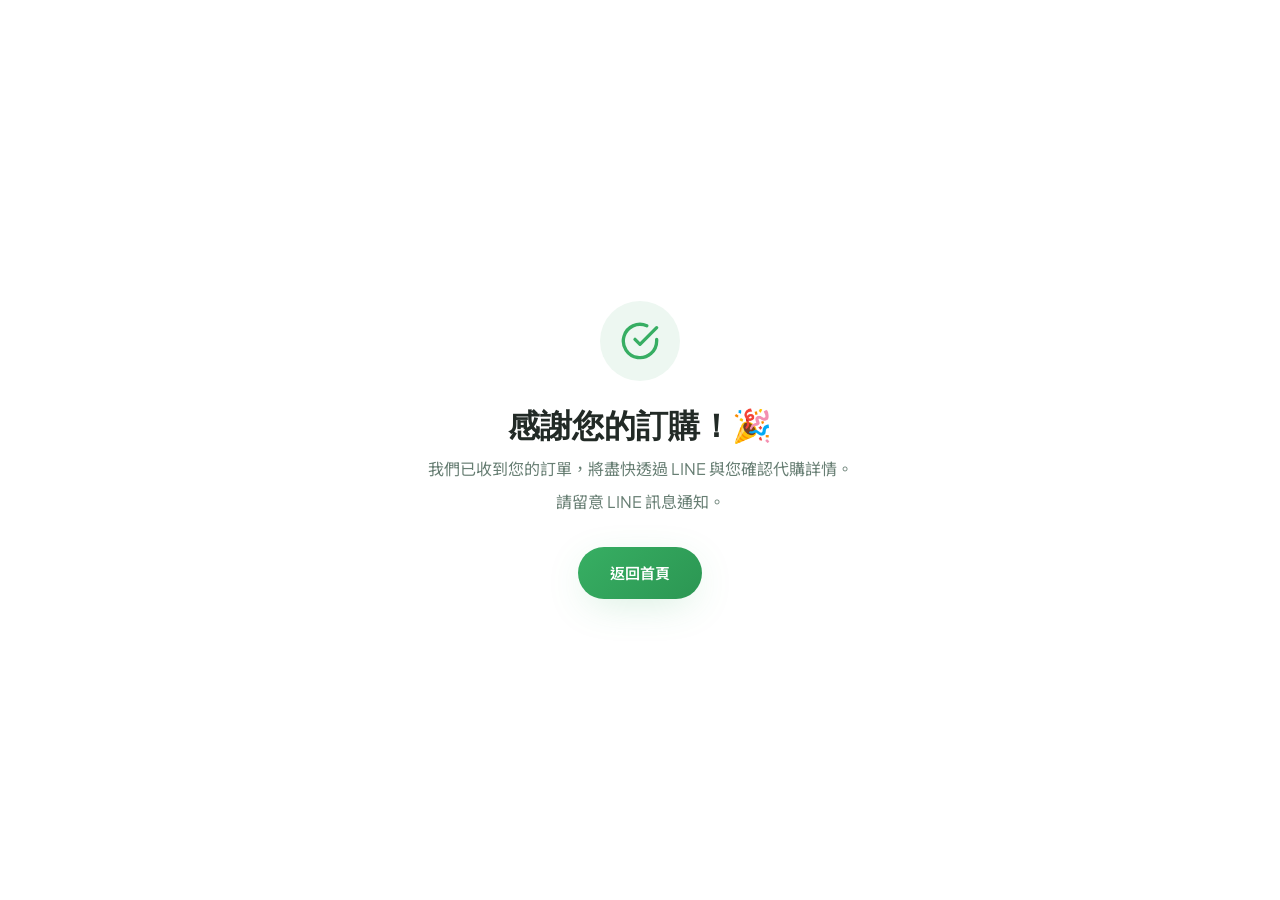
<file: thank-you.html>
<!DOCTYPE html>
<html lang="zh-TW">
<head>
  <meta charset="UTF-8" />
  <meta name="viewport" content="width=device-width, initial-scale=1.0" />
  <title>感謝您的訂購 — 鮮果嚴選</title>
  <meta name="description" content="訂單已成功送出" />
  <link rel="icon" href="data:image/svg+xml,<svg xmlns='http://www.w3.org/2000/svg' viewBox='0 0 100 100'><text y='.9em' font-size='90'>🍇</text></svg>" />
  <link rel="stylesheet" href="css/style.css" />
</head>
<body>

  <div class="thank-you">
    <div class="thank-you-content animate-fade-in-up">
      <div class="thank-you-icon">
        <svg xmlns="http://www.w3.org/2000/svg" width="40" height="40" viewBox="0 0 24 24" fill="none" stroke="currentColor" stroke-width="2" stroke-linecap="round" stroke-linejoin="round"><path d="M22 11.08V12a10 10 0 1 1-5.93-9.14"/><path d="m9 11 3 3L22 4"/></svg>
      </div>
      <h1>感謝您的訂購！🎉</h1>
      <p>我們已收到您的訂單，將盡快透過 LINE 與您確認代購詳情。</p>
      <p>請留意 LINE 訊息通知。</p>
      <div class="order-number" id="order-number"></div>
      <a href="index.html" class="btn btn-primary">返回首頁</a>
    </div>
  </div>

  <script>
    /* 顯示訂單編號 */
    const params = new URLSearchParams(window.location.search);
    const orderNumber = params.get('order');
    const el = document.getElementById('order-number');
    if (orderNumber && el) {
      el.textContent = `訂單編號：${orderNumber}`;
    }
  </script>

</body>
</html>
</file>
<file: css/style.css>
/* ========================================
   鮮果嚴選 FreshFruit — 設計系統
   ======================================== */

/* ── Google Fonts ────────────────────── */
@import url('https://fonts.googleapis.com/css2?family=Noto+Sans+TC:wght@300;400;500;700;900&family=Playfair+Display:wght@400;600;700&family=Plus+Jakarta+Sans:wght@300;400;500;600;700;800&display=swap');

/* ── CSS Custom Properties ───────────── */
:root {
  /* 主色 — 綠色系 */
  --green-light: hsl(142, 40%, 97%);
  --green-50: hsl(142, 40%, 95%);
  --green-100: hsl(142, 40%, 90%);
  --green-200: hsl(142, 45%, 80%);
  --green-500: hsl(142, 52%, 45%);
  --green-600: hsl(142, 55%, 38%);
  --green-700: hsl(142, 58%, 30%);
  --green-800: hsl(142, 60%, 22%);

  /* 暖色 */
  --warm: hsl(35, 80%, 55%);
  --warm-fg: #fff;

  /* 語意色 */
  --bg: #ffffff;
  --fg: hsl(150, 10%, 15%);
  --card: #ffffff;
  --card-fg: hsl(150, 10%, 15%);
  --primary: hsl(142, 52%, 45%);
  --primary-fg: #ffffff;
  --secondary: hsl(142, 40%, 95%);
  --secondary-fg: hsl(142, 52%, 30%);
  --muted: hsl(140, 20%, 96%);
  --muted-fg: hsl(150, 10%, 45%);
  --accent: hsl(142, 40%, 90%);
  --accent-fg: hsl(142, 52%, 25%);
  --border: hsl(140, 20%, 90%);
  --destructive: hsl(0, 84%, 60%);
  --destructive-fg: #ffffff;
  --ring: hsl(142, 52%, 45%);

  /* 圓角 */
  --radius: 0.75rem;
  --radius-full: 9999px;
  --radius-2xl: 1rem;
  --radius-3xl: 1.5rem;

  /* 字型 */
  --font-body: 'Plus Jakarta Sans', 'Noto Sans TC', sans-serif;
  --font-heading: 'Playfair Display', serif;

  /* 陰影 */
  --shadow-card: 0 4px 24px -4px hsl(150 10% 15% / 0.08), 0 2px 8px -2px hsl(150 10% 15% / 0.04);
  --shadow-green: 0 10px 40px -10px hsl(142 52% 45% / 0.25);
  --shadow-overlay: 0 25px 50px -12px rgba(0, 0, 0, 0.25);

  /* 過渡 */
  --transition: 0.3s ease;
  --transition-fast: 0.15s ease;

  /* 佈局 */
  --container: 1200px;
  --banner-h: 40px;
  --navbar-h: 64px;
}

/* ── Reset & Base ────────────────────── */
*,
*::before,
*::after {
  margin: 0;
  padding: 0;
  box-sizing: border-box;
  border-color: var(--border);
}

html {
  scroll-behavior: smooth;
  -webkit-text-size-adjust: 100%;
}

body {
  font-family: var(--font-body);
  background-color: var(--bg);
  color: var(--fg);
  line-height: 1.6;
  -webkit-font-smoothing: antialiased;
  -moz-osx-font-smoothing: grayscale;
  overflow-x: hidden;
}

h1, h2, h3 {
  font-family: var(--font-heading);
  line-height: 1.2;
}

a {
  color: inherit;
  text-decoration: none;
}

img {
  display: block;
  max-width: 100%;
  height: auto;
}

button {
  cursor: pointer;
  font-family: inherit;
  border: none;
  background: none;
  font-size: inherit;
}

ul, ol {
  list-style: none;
}

/* ── Container ───────────────────────── */
.container {
  width: 100%;
  max-width: var(--container);
  margin: 0 auto;
  padding: 0 1rem;
}

/* ── 漸層 ────────────────────────────── */
.text-gradient-green {
  background: linear-gradient(135deg, var(--green-500), var(--green-700));
  -webkit-background-clip: text;
  -webkit-text-fill-color: transparent;
  background-clip: text;
}

.bg-gradient-green {
  background: linear-gradient(135deg, var(--green-500), var(--green-600));
}

.bg-gradient-green-light {
  background: linear-gradient(180deg, var(--green-light), var(--bg));
}

/* ── 按鈕 ────────────────────────────── */
.btn {
  display: inline-flex;
  align-items: center;
  justify-content: center;
  gap: 0.5rem;
  padding: 0.875rem 2rem;
  border-radius: var(--radius-full);
  font-weight: 600;
  font-size: 0.9375rem;
  transition: all var(--transition);
  white-space: nowrap;
}

.btn:active {
  transform: scale(0.95);
}

.btn-primary {
  background: linear-gradient(135deg, var(--green-500), var(--green-600));
  color: var(--primary-fg);
  box-shadow: var(--shadow-green);
}

.btn-primary:hover {
  opacity: 0.9;
}

.btn-outline {
  border: 2px solid var(--primary);
  color: var(--primary);
  background: transparent;
}

.btn-outline:hover {
  background: var(--secondary);
}

.btn-secondary {
  background: var(--secondary);
  color: var(--secondary-fg);
}

.btn-secondary:hover {
  background: var(--primary);
  color: var(--primary-fg);
}

.btn-sm {
  padding: 0.5rem 1.25rem;
  font-size: 0.875rem;
}

.btn-block {
  width: 100%;
}

.btn:disabled {
  opacity: 0.5;
  cursor: not-allowed;
}

/* ── 卡片 ────────────────────────────── */
.card {
  background: var(--card);
  border: 1px solid var(--border);
  border-radius: var(--radius-2xl);
  overflow: hidden;
  transition: box-shadow var(--transition);
}

.card:hover {
  box-shadow: var(--shadow-card);
}

.card-body {
  padding: 1.25rem;
}

/* ── 標籤（Badge）────────────────────── */
.badge {
  display: inline-block;
  padding: 0.25rem 0.75rem;
  border-radius: var(--radius-full);
  font-size: 0.75rem;
  font-weight: 600;
}

.badge-primary {
  background: var(--primary);
  color: var(--primary-fg);
}

.badge-muted {
  background: var(--muted);
  color: var(--muted-fg);
}

.badge-secondary {
  background: var(--secondary);
  color: var(--secondary-fg);
}

/* ── 表單 ────────────────────────────── */
.form-input {
  width: 100%;
  padding: 0.75rem 1rem;
  border: 1px solid var(--border);
  border-radius: var(--radius);
  background: var(--bg);
  color: var(--fg);
  font-size: 0.875rem;
  font-family: var(--font-body);
  transition: border-color var(--transition-fast), box-shadow var(--transition-fast);
  outline: none;
}

.form-input:focus {
  border-color: var(--ring);
  box-shadow: 0 0 0 3px hsl(142 52% 45% / 0.15);
}

.form-input.error {
  border-color: var(--destructive);
}

.form-error {
  font-size: 0.75rem;
  color: var(--destructive);
  margin-top: 0.25rem;
}

/* ── 倒數橫幅 ────────────────────────── */
.countdown-banner {
  background: linear-gradient(135deg, var(--green-700), var(--green-800));
  color: #fff;
  text-align: center;
  padding: 0.625rem 1rem;
  font-size: 0.8125rem;
  font-weight: 500;
  position: fixed;
  top: 0;
  left: 0;
  right: 0;
  z-index: 60;
  height: var(--banner-h);
  display: flex;
  align-items: center;
  justify-content: center;
  gap: 0.5rem;
}

.countdown-banner strong {
  font-weight: 700;
}

.countdown-banner .countdown-time {
  background: rgba(255, 255, 255, 0.2);
  padding: 0.125rem 0.5rem;
  border-radius: 0.25rem;
  font-weight: 700;
  font-variant-numeric: tabular-nums;
}

/* ── 導航列 ───────────────────────────── */
.navbar {
  position: fixed;
  top: var(--banner-h);
  left: 0;
  right: 0;
  z-index: 50;
  background: rgba(255, 255, 255, 0.8);
  backdrop-filter: blur(12px);
  -webkit-backdrop-filter: blur(12px);
  border-bottom: 1px solid var(--border);
  height: var(--navbar-h);
}

.navbar .container {
  display: flex;
  align-items: center;
  justify-content: space-between;
  height: 100%;
}

.navbar-brand {
  display: flex;
  align-items: center;
  gap: 0.5rem;
}

.navbar-brand .brand-icon {
  width: 1.75rem;
  height: 1.75rem;
  color: var(--primary);
}

.navbar-brand .brand-text {
  font-size: 1.25rem;
  font-weight: 700;
  letter-spacing: -0.025em;
  color: var(--fg);
}

.navbar-brand .brand-text span {
  color: var(--primary);
}

.navbar-links {
  display: flex;
  align-items: center;
  gap: 2rem;
}

.navbar-links a {
  font-size: 0.875rem;
  font-weight: 500;
  color: var(--muted-fg);
  transition: color var(--transition-fast);
}

.navbar-links a:hover {
  color: var(--primary);
}

.navbar-cart {
  position: relative;
  padding: 0.5rem;
  border-radius: var(--radius-full);
  transition: background var(--transition-fast);
}

.navbar-cart:hover {
  background: var(--secondary);
}

.navbar-cart svg {
  width: 1.25rem;
  height: 1.25rem;
  color: var(--fg);
}

.cart-badge {
  position: absolute;
  top: -2px;
  right: -2px;
  width: 1rem;
  height: 1rem;
  border-radius: 50%;
  background: var(--primary);
  color: var(--primary-fg);
  font-size: 0.625rem;
  font-weight: 700;
  display: flex;
  align-items: center;
  justify-content: center;
}

.mobile-menu-btn {
  display: none;
  padding: 0.5rem;
}

.mobile-menu-btn svg {
  width: 1.5rem;
  height: 1.5rem;
  color: var(--fg);
}

.mobile-menu {
  display: none;
  background: var(--bg);
  border-bottom: 1px solid var(--border);
  padding: 1rem;
  position: absolute;
  top: 100%;
  left: 0;
  right: 0;
}

.mobile-menu.active {
  display: flex;
  flex-direction: column;
  gap: 1rem;
}

.mobile-menu a {
  font-size: 0.875rem;
  font-weight: 500;
  color: var(--muted-fg);
  transition: color var(--transition-fast);
}

.mobile-menu a:hover {
  color: var(--primary);
}

/* ── Hero 區塊 ────────────────────────── */
.hero {
  position: relative;
  min-height: 85vh;
  display: flex;
  align-items: center;
  overflow: hidden;
  background: linear-gradient(180deg, var(--green-light), var(--bg));
  padding: 3rem 0;
}

.hero-bg-pattern {
  position: absolute;
  inset: 0;
  pointer-events: none;
  opacity: 0.06;
}

.hero-bg-pattern svg {
  width: 100%;
  height: 100%;
}

.hero .container {
  display: grid;
  grid-template-columns: 1fr 1fr;
  gap: 3rem;
  align-items: center;
  position: relative;
  z-index: 10;
}

.hero-text {
  display: flex;
  flex-direction: column;
  gap: 1.5rem;
}

.hero-subtitle {
  display: inline-block;
  padding: 0.375rem 1rem;
  border-radius: var(--radius-full);
  background: var(--secondary);
  color: var(--secondary-fg);
  font-size: 0.875rem;
  font-weight: 500;
  width: fit-content;
}

.hero-title {
  font-size: clamp(2.25rem, 5vw, 3.75rem);
  font-weight: 700;
  color: var(--fg);
  line-height: 1.15;
}

.hero-desc {
  font-size: 1.125rem;
  color: var(--muted-fg);
  max-width: 28rem;
  line-height: 1.7;
}

.hero-actions {
  display: flex;
  gap: 1rem;
  flex-wrap: wrap;
}

.hero-stats {
  display: flex;
  align-items: center;
  gap: 1.5rem;
  padding-top: 0.5rem;
}

.hero-stat {
  text-align: center;
}

.hero-stat-value {
  font-size: 1.5rem;
  font-weight: 700;
  color: var(--fg);
  font-family: var(--font-body);
}

.hero-stat-label {
  font-size: 0.75rem;
  color: var(--muted-fg);
}

.hero-stat-divider {
  width: 1px;
  height: 2.5rem;
  background: var(--border);
}

.hero-image {
  position: relative;
}

.hero-image img {
  width: 100%;
  height: auto;
  border-radius: var(--radius-3xl);
  box-shadow: var(--shadow-card);
  object-fit: cover;
}

.hero-image .glow-1 {
  position: absolute;
  bottom: -1rem;
  left: -1rem;
  width: 6rem;
  height: 6rem;
  border-radius: 50%;
  background: var(--secondary);
  opacity: 0.6;
  filter: blur(2rem);
}

.hero-image .glow-2 {
  position: absolute;
  top: -1rem;
  right: -1rem;
  width: 8rem;
  height: 8rem;
  border-radius: 50%;
  background: var(--accent);
  opacity: 0.4;
  filter: blur(3rem);
}

/* ── 區塊共用標題 ──────────────────────── */
.section {
  padding: 5rem 0;
}

.section-header {
  text-align: center;
  margin-bottom: 2.5rem;
}

.section-label {
  font-size: 0.875rem;
  font-weight: 500;
  color: var(--primary);
}

.section-title {
  font-size: clamp(1.75rem, 3vw, 2.5rem);
  font-weight: 700;
  color: var(--fg);
  margin-top: 0.5rem;
}

.section-desc {
  color: var(--muted-fg);
  margin-top: 0.75rem;
  max-width: 32rem;
  margin-left: auto;
  margin-right: auto;
}

/* ── 分類篩選 ──────────────────────────── */
.category-filters {
  display: flex;
  flex-wrap: wrap;
  justify-content: center;
  gap: 0.75rem;
  margin-bottom: 2.5rem;
}

.category-btn {
  padding: 0.5rem 1.25rem;
  border-radius: var(--radius-full);
  font-size: 0.875rem;
  font-weight: 500;
  transition: all var(--transition-fast);
  background: var(--secondary);
  color: var(--secondary-fg);
}

.category-btn:active {
  transform: scale(0.95);
}

.category-btn:hover {
  background: var(--accent);
}

.category-btn.active {
  background: var(--primary);
  color: var(--primary-fg);
  box-shadow: var(--shadow-green);
}

/* ── 產品網格 ──────────────────────────── */
.products-grid {
  display: grid;
  grid-template-columns: repeat(3, 1fr);
  gap: 1.5rem;
}

.product-card {
  display: block;
  background: var(--card);
  border: 1px solid var(--border);
  border-radius: var(--radius-2xl);
  overflow: hidden;
  transition: all var(--transition);
  text-decoration: none;
  color: inherit;
}

.product-card:hover {
  box-shadow: var(--shadow-card);
}

.product-card-image {
  position: relative;
  overflow: hidden;
  border-radius: var(--radius-2xl) var(--radius-2xl) 0 0;
}

.product-card-image img {
  width: 100%;
  height: 14rem;
  object-fit: cover;
  transition: transform 0.5s ease;
}

.product-card:hover .product-card-image img {
  transform: scale(1.05);
}

.product-card-image .detail-img {
  position: absolute;
  inset: 0;
  width: 100%;
  height: 14rem;
  object-fit: cover;
  opacity: 0;
  transition: opacity 0.5s ease;
  border-radius: var(--radius-2xl) var(--radius-2xl) 0 0;
}

.product-card:hover .product-card-image .detail-img {
  opacity: 1;
}

.product-card-image .badge {
  position: absolute;
  top: 0.75rem;
  left: 0.75rem;
  z-index: 5;
}

.product-card-body {
  padding: 1.25rem;
}

.product-card-header {
  display: flex;
  align-items: center;
  justify-content: space-between;
}

.product-card-name {
  font-weight: 700;
  font-size: 1.125rem;
  color: var(--card-fg);
  font-family: var(--font-body);
}

.product-card-rating {
  display: flex;
  align-items: center;
  gap: 0.25rem;
  color: var(--warm);
}

.product-card-rating svg {
  width: 1rem;
  height: 1rem;
  fill: currentColor;
}

.product-card-rating span {
  font-size: 0.875rem;
  font-weight: 500;
}

.product-card-origin {
  font-size: 0.875rem;
  color: var(--muted-fg);
  margin-top: 0.25rem;
}

.product-card-spec {
  font-size: 0.75rem;
  color: var(--muted-fg);
  margin-top: 0.125rem;
}

.product-card-footer {
  display: flex;
  align-items: center;
  justify-content: space-between;
  margin-top: 1rem;
}

.product-card-price {
  font-size: 1.25rem;
  font-weight: 700;
  color: var(--primary);
  font-family: var(--font-body);
}

.product-card .sold-out-img {
  filter: grayscale(1);
  opacity: 0.6;
}

/* ── 代購流程 ──────────────────────────── */
.process-grid {
  display: grid;
  grid-template-columns: repeat(4, 1fr);
  gap: 2rem;
}

.process-step {
  position: relative;
  text-align: center;
}

.process-step-icon {
  display: inline-flex;
  align-items: center;
  justify-content: center;
  width: 5rem;
  height: 5rem;
  border-radius: var(--radius-2xl);
  background: var(--secondary);
  box-shadow: var(--shadow-green);
  margin-bottom: 1.25rem;
}

.process-step-icon svg {
  width: 2.25rem;
  height: 2.25rem;
  color: var(--primary);
}

.process-step-title {
  font-size: 1.125rem;
  font-weight: 700;
  color: var(--fg);
  margin-bottom: 0.5rem;
  font-family: var(--font-body);
}

.process-step-desc {
  font-size: 0.875rem;
  color: var(--muted-fg);
  line-height: 1.6;
  max-width: 14rem;
  margin: 0 auto;
}

.process-step-line {
  display: none;
}

/* ── 客戶評價 ──────────────────────────── */
.testimonials-grid {
  display: grid;
  grid-template-columns: repeat(4, 1fr);
  gap: 1.5rem;
}

.testimonial-card {
  background: var(--card);
  border: 1px solid var(--border);
  border-radius: var(--radius-2xl);
  padding: 1.5rem;
  display: flex;
  flex-direction: column;
  transition: box-shadow var(--transition);
}

.testimonial-card:hover {
  box-shadow: var(--shadow-green);
}

.testimonial-quote-icon {
  width: 2rem;
  height: 2rem;
  color: hsl(142 52% 45% / 0.2);
  margin-bottom: 0.75rem;
}

.testimonial-text {
  font-size: 0.875rem;
  color: var(--fg);
  line-height: 1.7;
  flex: 1;
}

.testimonial-product {
  font-size: 0.75rem;
  color: var(--muted-fg);
  margin-top: 0.75rem;
  margin-bottom: 1rem;
}

.testimonial-stars {
  display: flex;
  gap: 0.125rem;
  margin-bottom: 1rem;
}

.testimonial-stars svg {
  width: 1rem;
  height: 1rem;
}

.testimonial-stars .star-filled {
  color: var(--warm);
  fill: var(--warm);
}

.testimonial-stars .star-empty {
  color: var(--border);
}

.testimonial-author {
  display: flex;
  align-items: center;
  gap: 0.75rem;
  border-top: 1px solid var(--border);
  padding-top: 1rem;
}

.testimonial-author img {
  width: 2.5rem;
  height: 2.5rem;
  border-radius: 50%;
  object-fit: cover;
}

.testimonial-author-name {
  font-size: 0.875rem;
  font-weight: 600;
  color: var(--fg);
}

/* ── 頁尾 ────────────────────────────── */
.footer {
  background: var(--fg);
  color: var(--bg);
  padding: 4rem 0;
}

.footer-grid {
  display: grid;
  grid-template-columns: repeat(3, 1fr);
  gap: 3rem;
}

.footer-brand {
  display: flex;
  align-items: center;
  gap: 0.5rem;
  margin-bottom: 1rem;
}

.footer-brand svg {
  width: 1.5rem;
  height: 1.5rem;
  color: var(--primary);
}

.footer-brand span {
  font-size: 1.25rem;
  font-weight: 700;
}

.footer-desc {
  font-size: 0.875rem;
  opacity: 0.7;
  line-height: 1.7;
}

.footer h4 {
  font-size: 1.125rem;
  font-weight: 700;
  margin-bottom: 1rem;
  font-family: var(--font-body);
}

.footer-links {
  display: flex;
  flex-direction: column;
  gap: 0.5rem;
}

.footer-links a {
  font-size: 0.875rem;
  opacity: 0.7;
  transition: color var(--transition-fast);
}

.footer-links a:hover {
  color: var(--primary);
  opacity: 1;
}

.footer-contact {
  display: flex;
  flex-direction: column;
  gap: 0.75rem;
}

.footer-contact-item {
  display: flex;
  align-items: center;
  gap: 0.5rem;
  font-size: 0.875rem;
  opacity: 0.7;
}

.footer-contact-item svg {
  width: 1rem;
  height: 1rem;
  color: var(--primary);
  flex-shrink: 0;
}

.footer-bottom {
  border-top: 1px solid rgba(255, 255, 255, 0.1);
  margin-top: 3rem;
  padding-top: 2rem;
  text-align: center;
  font-size: 0.875rem;
  opacity: 0.5;
}

/* ── 購物車側邊欄 ──────────────────────── */
.cart-overlay {
  position: fixed;
  inset: 0;
  background: rgba(0, 0, 0, 0.4);
  z-index: 70;
  opacity: 0;
  visibility: hidden;
  transition: opacity var(--transition), visibility var(--transition);
}

.cart-overlay.active {
  opacity: 1;
  visibility: visible;
}

.cart-sidebar {
  position: fixed;
  top: 0;
  right: 0;
  bottom: 0;
  width: 100%;
  max-width: 400px;
  background: var(--bg);
  z-index: 80;
  box-shadow: var(--shadow-overlay);
  transform: translateX(100%);
  transition: transform var(--transition);
  display: flex;
  flex-direction: column;
}

.cart-sidebar.active {
  transform: translateX(0);
}

.cart-header {
  display: flex;
  align-items: center;
  justify-content: space-between;
  padding: 1.25rem 1.5rem;
  border-bottom: 1px solid var(--border);
}

.cart-title {
  font-size: 1.25rem;
  font-weight: 700;
  color: var(--fg);
  font-family: var(--font-body);
}

.cart-close {
  padding: 0.5rem;
  border-radius: var(--radius-full);
  transition: background var(--transition-fast);
}

.cart-close:hover {
  background: var(--secondary);
}

.cart-close svg {
  width: 1.25rem;
  height: 1.25rem;
  color: var(--fg);
}

.cart-items {
  flex: 1;
  min-height: 0;
  overflow-y: auto;
  padding: 1rem 1.5rem;
}

.cart-empty {
  text-align: center;
  padding: 3rem 1rem;
  color: var(--muted-fg);
  font-size: 0.875rem;
}

.cart-item {
  display: flex;
  gap: 1rem;
  padding: 1rem 0;
  border-bottom: 1px solid var(--border);
}

.cart-item:last-child {
  border-bottom: none;
}

.cart-item-img {
  width: 4.5rem;
  height: 4.5rem;
  border-radius: var(--radius);
  object-fit: cover;
  flex-shrink: 0;
}

.cart-item-info {
  flex: 1;
  min-width: 0;
}

.cart-item-name {
  font-weight: 600;
  font-size: 0.9375rem;
  color: var(--fg);
}

.cart-item-spec {
  font-size: 0.75rem;
  color: var(--muted-fg);
  margin-top: 0.125rem;
}

.cart-item-price {
  font-size: 0.875rem;
  font-weight: 600;
  color: var(--primary);
  margin-top: 0.25rem;
}

.cart-item-qty {
  display: flex;
  align-items: center;
  gap: 0.5rem;
  margin-top: 0.5rem;
}

.cart-item-qty button {
  width: 1.75rem;
  height: 1.75rem;
  border-radius: var(--radius-full);
  border: 1px solid var(--border);
  display: flex;
  align-items: center;
  justify-content: center;
  font-size: 1rem;
  color: var(--fg);
  transition: all var(--transition-fast);
}

.cart-item-qty button:hover {
  background: var(--secondary);
  border-color: var(--primary);
}

.cart-item-qty span {
  font-size: 0.875rem;
  font-weight: 600;
  min-width: 1.5rem;
  text-align: center;
}

.cart-item-remove {
  font-size: 0.75rem;
  color: var(--destructive);
  margin-top: 0.25rem;
  cursor: pointer;
  transition: opacity var(--transition-fast);
}

.cart-item-remove:hover {
  opacity: 0.7;
}

.cart-footer {
  border-top: 1px solid var(--border);
  padding: 1.25rem 1.5rem;
}

.cart-total {
  display: flex;
  justify-content: space-between;
  align-items: center;
  margin-bottom: 1rem;
}

.cart-total-label {
  font-weight: 600;
  color: var(--fg);
}

.cart-total-price {
  font-size: 1.5rem;
  font-weight: 700;
  color: var(--primary);
}

/* ── 結帳對話框 ────────────────────────── */
.dialog-overlay {
  position: fixed;
  inset: 0;
  background: rgba(0, 0, 0, 0.5);
  z-index: 90;
  display: flex;
  align-items: center;
  justify-content: center;
  padding: 1rem;
  opacity: 0;
  visibility: hidden;
  transition: opacity var(--transition), visibility var(--transition);
}

.dialog-overlay.active {
  opacity: 1;
  visibility: visible;
}

.dialog {
  background: var(--bg);
  border-radius: var(--radius-2xl);
  width: 100%;
  max-width: 28rem;
  max-height: 90vh;
  overflow-y: auto;
  padding: 1.5rem;
  box-shadow: var(--shadow-overlay);
  transform: scale(0.95);
  transition: transform var(--transition);
}

.dialog-overlay.active .dialog {
  transform: scale(1);
}

.dialog-header {
  margin-bottom: 1.25rem;
}

.dialog-title {
  font-size: 1.25rem;
  font-weight: 700;
  color: var(--fg);
  font-family: var(--font-body);
}

.dialog-desc {
  font-size: 0.875rem;
  color: var(--muted-fg);
  margin-top: 0.25rem;
}

.dialog-close {
  position: absolute;
  top: 1rem;
  right: 1rem;
  padding: 0.5rem;
}

.order-summary {
  background: var(--muted);
  border-radius: var(--radius);
  padding: 1rem;
  margin-bottom: 1rem;
}

.order-summary-item {
  display: flex;
  justify-content: space-between;
  font-size: 0.875rem;
  color: var(--fg);
  padding: 0.25rem 0;
}

.order-summary-total {
  display: flex;
  justify-content: space-between;
  font-weight: 700;
  color: var(--primary);
  border-top: 1px solid var(--border);
  padding-top: 0.5rem;
  margin-top: 0.5rem;
}

.form-group {
  margin-bottom: 0.75rem;
}

/* ── 詳情頁 ───────────────────────────── */
.detail-topbar {
  position: sticky;
  top: 0;
  z-index: 40;
  background: rgba(255, 255, 255, 0.8);
  backdrop-filter: blur(12px);
  -webkit-backdrop-filter: blur(12px);
  border-bottom: 1px solid var(--border);
  height: 3.5rem;
  display: flex;
  align-items: center;
}

.detail-back {
  display: flex;
  align-items: center;
  gap: 0.5rem;
  font-size: 0.875rem;
  color: var(--muted-fg);
  transition: color var(--transition-fast);
}

.detail-back:hover {
  color: var(--primary);
}

.detail-back svg {
  width: 1rem;
  height: 1rem;
}

.detail-grid {
  display: grid;
  grid-template-columns: 1fr 1fr;
  gap: 2.5rem;
  margin-bottom: 4rem;
}

.detail-gallery img {
  width: 100%;
  height: 26rem;
  object-fit: cover;
  border-radius: var(--radius-2xl);
  border: 1px solid var(--border);
  box-shadow: var(--shadow-card);
}

.detail-thumbnails {
  display: flex;
  gap: 0.75rem;
  margin-top: 1rem;
}

.detail-thumbnail {
  border: 2px solid var(--border);
  border-radius: var(--radius);
  overflow: hidden;
  cursor: pointer;
  transition: border-color var(--transition-fast);
  background: none;
  padding: 0;
}

.detail-thumbnail.active {
  border-color: var(--primary);
}

.detail-thumbnail img {
  width: 5rem;
  height: 5rem;
  object-fit: cover;
}

.detail-info {
  display: flex;
  flex-direction: column;
  gap: 1.5rem;
}

.detail-meta {
  display: flex;
  align-items: center;
  gap: 1rem;
  font-size: 0.875rem;
  color: var(--muted-fg);
}

.detail-meta-item {
  display: flex;
  align-items: center;
  gap: 0.25rem;
}

.detail-meta-item svg {
  width: 1rem;
  height: 1rem;
  color: var(--primary);
}

.detail-stars {
  display: flex;
  align-items: center;
  gap: 0.5rem;
}

.detail-stars .stars {
  display: flex;
  gap: 0.125rem;
}

.detail-stars svg {
  width: 1rem;
  height: 1rem;
}

.detail-stars .star-filled {
  color: var(--warm);
  fill: var(--warm);
}

.detail-stars .star-empty {
  color: var(--border);
}

.detail-stars .rating-value {
  font-size: 0.875rem;
  font-weight: 500;
  color: var(--fg);
}

.detail-desc {
  color: var(--muted-fg);
  line-height: 1.7;
}

.detail-storage {
  display: flex;
  align-items: flex-start;
  gap: 0.5rem;
  font-size: 0.875rem;
  color: var(--muted-fg);
  background: var(--muted);
  border-radius: var(--radius);
  padding: 1rem;
}

.detail-storage svg {
  width: 1rem;
  height: 1rem;
  color: var(--primary);
  flex-shrink: 0;
  margin-top: 0.125rem;
}

.detail-storage strong {
  font-weight: 600;
  color: var(--fg);
}

.detail-purchase {
  display: flex;
  align-items: center;
  justify-content: space-between;
  border-top: 1px solid var(--border);
  padding-top: 1.5rem;
}

.detail-spec {
  font-size: 0.875rem;
  color: var(--muted-fg);
}

.detail-price {
  font-size: 1.875rem;
  font-weight: 700;
  color: var(--primary);
  margin-top: 0.25rem;
  font-family: var(--font-body);
}

/* 推薦商品 */
.recommended-section {
  margin-bottom: 4rem;
}

.recommended-title {
  font-size: 1.5rem;
  font-weight: 700;
  color: var(--fg);
  margin-bottom: 1.5rem;
  font-family: var(--font-body);
}

.recommended-grid {
  display: grid;
  grid-template-columns: repeat(3, 1fr);
  gap: 1.5rem;
}

.recommended-card {
  display: block;
  background: var(--card);
  border: 1px solid var(--border);
  border-radius: var(--radius-2xl);
  overflow: hidden;
  transition: all var(--transition);
  text-decoration: none;
  color: inherit;
}

.recommended-card:hover {
  box-shadow: var(--shadow-card);
}

.recommended-card img {
  width: 100%;
  height: 12rem;
  object-fit: cover;
  transition: transform 0.5s ease;
}

.recommended-card:hover img {
  transform: scale(1.05);
}

.recommended-card-body {
  padding: 1rem;
}

.recommended-card-name {
  font-weight: 700;
  color: var(--card-fg);
  font-family: var(--font-body);
}

.recommended-card-meta {
  font-size: 0.875rem;
  color: var(--muted-fg);
}

.recommended-card-price {
  font-size: 1.125rem;
  font-weight: 700;
  color: var(--primary);
  margin-top: 0.5rem;
  font-family: var(--font-body);
}

/* ── 感謝頁 ───────────────────────────── */
.thank-you {
  min-height: 100vh;
  display: flex;
  align-items: center;
  justify-content: center;
  text-align: center;
  padding: 2rem;
}

.thank-you-content {
  max-width: 28rem;
}

.thank-you-icon {
  width: 5rem;
  height: 5rem;
  border-radius: 50%;
  background: var(--secondary);
  display: inline-flex;
  align-items: center;
  justify-content: center;
  margin-bottom: 1.5rem;
}

.thank-you-icon svg {
  width: 2.5rem;
  height: 2.5rem;
  color: var(--primary);
}

.thank-you h1 {
  font-size: 2rem;
  font-weight: 700;
  color: var(--fg);
  margin-bottom: 0.75rem;
}

.thank-you p {
  color: var(--muted-fg);
  margin-bottom: 0.5rem;
}

.thank-you .order-number {
  font-size: 1.125rem;
  font-weight: 700;
  color: var(--primary);
  margin-top: 1rem;
  margin-bottom: 2rem;
}

/* ── 動畫 ────────────────────────────── */
@keyframes fadeInUp {
  from {
    opacity: 0;
    transform: translateY(24px);
  }
  to {
    opacity: 1;
    transform: translateY(0);
  }
}

@keyframes scaleIn {
  from {
    opacity: 0;
    transform: scale(0.9);
  }
  to {
    opacity: 1;
    transform: scale(1);
  }
}

.animate-fade-in-up {
  animation: fadeInUp 0.6s ease-out both;
}

.animate-scale-in {
  animation: scaleIn 0.6s ease-out both;
}

.scroll-fade-in {
  opacity: 0;
  transform: translateY(24px);
  transition: opacity 0.6s ease-out, transform 0.6s ease-out;
}

.scroll-fade-in.visible {
  opacity: 1;
  transform: translateY(0);
}

/* ── 響應式 ───────────────────────────── */
@media (max-width: 1024px) {
  .products-grid {
    grid-template-columns: repeat(2, 1fr);
  }

  .process-grid {
    grid-template-columns: repeat(2, 1fr);
  }

  .testimonials-grid {
    grid-template-columns: repeat(2, 1fr);
  }

  .recommended-grid {
    grid-template-columns: repeat(2, 1fr);
  }
}

@media (max-width: 768px) {
  .navbar-links {
    display: none;
  }

  .mobile-menu-btn {
    display: block;
  }

  .hero .container {
    grid-template-columns: 1fr;
    text-align: center;
  }

  .hero-text {
    align-items: center;
  }

  .hero-actions {
    justify-content: center;
  }

  .hero-stats {
    justify-content: center;
  }

  .hero-image {
    max-width: 500px;
    margin: 0 auto;
  }

  .products-grid {
    grid-template-columns: 1fr;
  }

  .process-grid {
    grid-template-columns: repeat(2, 1fr);
  }

  .testimonials-grid {
    grid-template-columns: 1fr;
  }

  .footer-grid {
    grid-template-columns: 1fr;
  }

  .detail-grid {
    grid-template-columns: 1fr;
  }

  .detail-gallery img {
    height: 18rem;
  }

  .recommended-grid {
    grid-template-columns: 1fr;
  }

  .cart-sidebar {
    max-width: 100%;
  }
}

@media (max-width: 480px) {
  .process-grid {
    grid-template-columns: 1fr;
  }

  .hero-title {
    font-size: 2rem;
  }

  .section {
    padding: 3rem 0;
  }
}

/* ── 工具類 ───────────────────────────── */
.sr-only {
  position: absolute;
  width: 1px;
  height: 1px;
  padding: 0;
  margin: -1px;
  overflow: hidden;
  clip: rect(0, 0, 0, 0);
  white-space: nowrap;
  border-width: 0;
}

.hidden {
  display: none !important;
}

.text-center {
  text-align: center;
}
</file>
